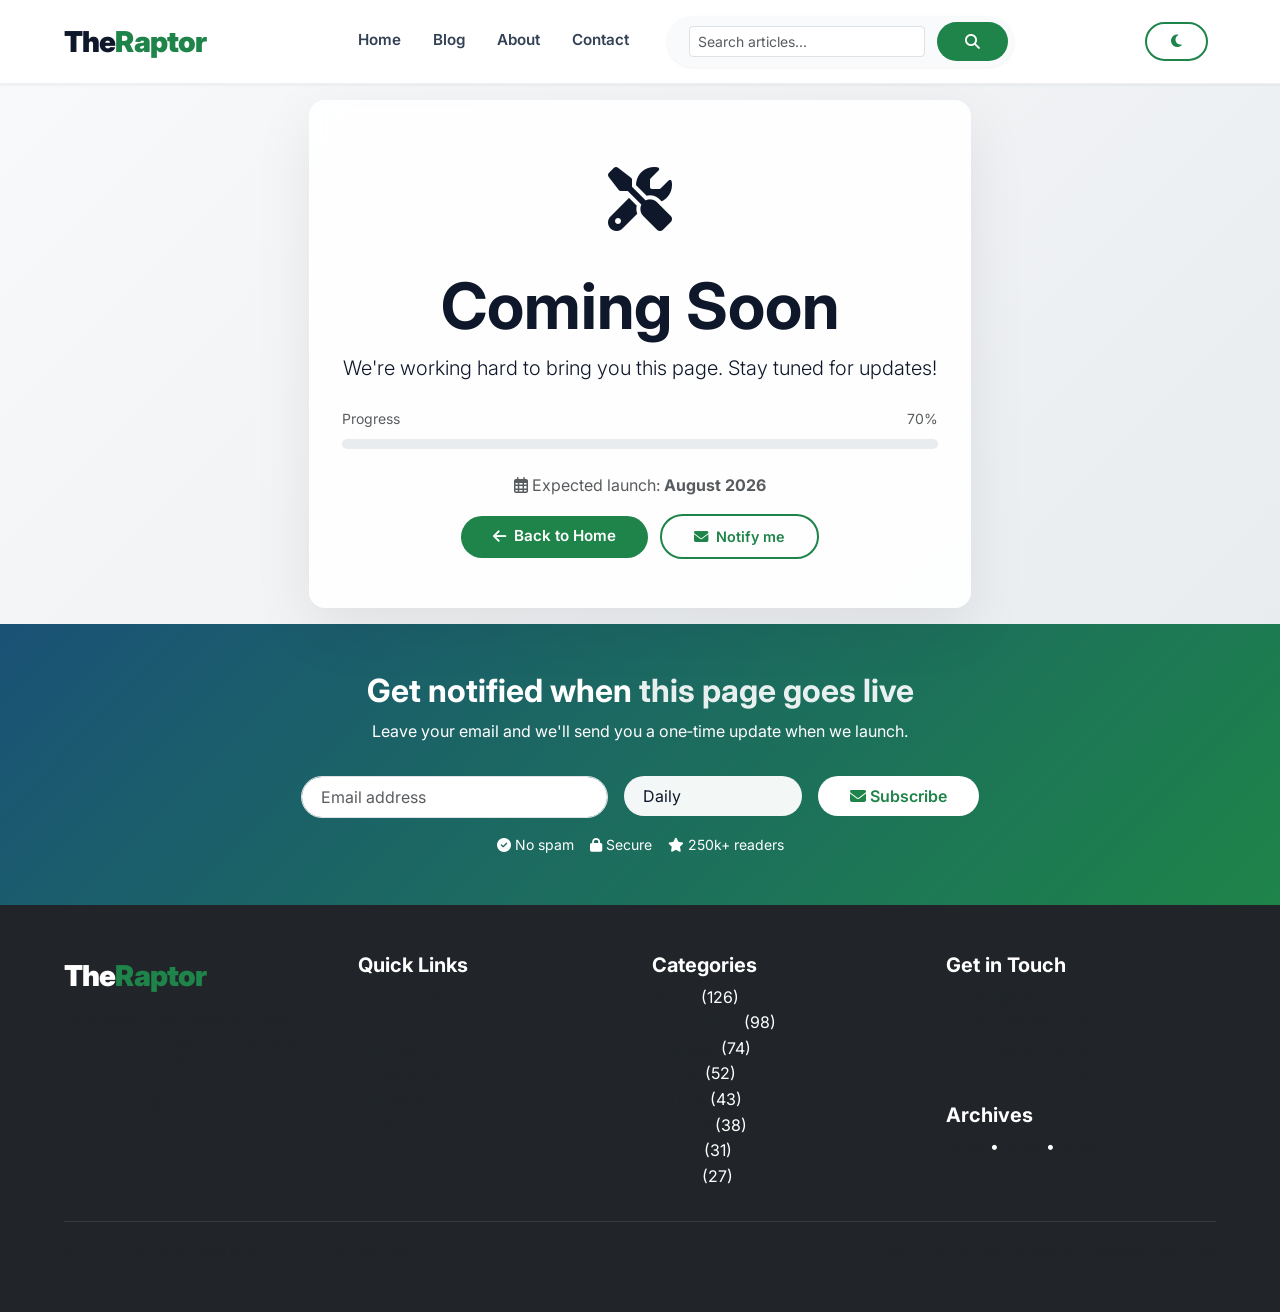
<file: coming-soon.html>
<!DOCTYPE html>
<html lang="en">
<head>
    <meta charset="UTF-8" />
    <meta name="viewport" content="width=device-width, initial-scale=1.0" />
    <title>Coming Soon – The Raptor</title>
    <!-- Bootstrap & Fonts -->
    <link href="https://cdn.jsdelivr.net/npm/bootstrap@5.3.0-alpha1/dist/css/bootstrap.min.css" rel="stylesheet" />
    <link href="https://fonts.googleapis.com/css2?family=Inter:wght@300;400;500;600;700;800;900&display=swap" rel="stylesheet" />
    <link rel="stylesheet" href="https://cdnjs.cloudflare.com/ajax/libs/font-awesome/6.5.0/css/all.min.css" />
    <!-- Main site styles (for consistency) -->
    <link rel="stylesheet" href="css/style.css" />

    <!-- ===== INTERNAL STYLES (overrides for coming-soon specific) ===== -->
    <style>
        /* ---- Coming Soon specific ---- */
        .coming-soon-wrapper {
            min-height: 60vh;
            display: flex;
            align-items: center;
            justify-content: center;
            background: linear-gradient(135deg, #f8f9fa 0%, #e9ecef 100%);
        }
        body.dark-mode .coming-soon-wrapper {
            background: linear-gradient(135deg, #1a1a2e 0%, #2d2d44 100%);
        }
        .coming-soon-card {
            background: rgba(255,255,255,0.9);
            backdrop-filter: blur(8px);
            border-radius: var(--radius, 16px);
            padding: 3rem 2rem;
            box-shadow: 0 20px 60px rgba(0,0,0,0.08);
            border: 1px solid rgba(255,255,255,0.2);
            transition: background 0.3s;
        }
        body.dark-mode .coming-soon-card {
            background: rgba(45,45,68,0.9);
            border-color: rgba(255,255,255,0.05);
        }
        .progress-bar {
            background: linear-gradient(90deg, var(--primary), var(--green));
            border-radius: 20px;
            height: 8px;
            width: 70%;
        }
        .coming-soon-icon {
            font-size: 4rem;
            color: var(--primary);
            margin-bottom: 1rem;
        }
        body.dark-mode .coming-soon-icon {
            color: var(--primary-light);
        }
        .coming-soon-btn {
            border-radius: 30px;
            padding: 0.6rem 2rem;
        }
        /* Newsletter inside coming-soon */
        #newsletterSection {
            background: linear-gradient(135deg, #1a5276, #1e8449) !important;
            padding: 3rem 0 !important;
        }
        #newsletterSection input,
        #newsletterSection select {
            border-radius: 30px;
            padding: 0.5rem 1.2rem;
        }
        #newsletterSection .btn-light {
            border-radius: 30px;
            padding: 0.5rem 2rem;
            font-weight: 600;
        }
        /* Responsive tweaks */
        @media (max-width: 575.98px) {
            .coming-soon-card { padding: 2rem 1rem; }
            .coming-soon-icon { font-size: 3rem; }
        }
    </style>
</head>
<body>

    <!-- ===== HEADER (unified) ===== -->
    <header id="mainHeader" class="site-header">
        <div class="container">
            <div class="row align-items-center py-3">
                <div class="col-6 col-lg-3">
                    <a href="index.html" class="site-logo">The<span class="text-green">Raptor</span></a>
                </div>
                <div class="col-lg-7 d-none d-md-block">
                    <nav id="mainNav" class="main-nav" aria-label="Main navigation">
                        <a href="index.html" class="nav-link">Home</a>
                        <a href="blog.html" class="nav-link">Blog</a>
                        <a href="about.html" class="nav-link">About</a>
                        <a href="contact.html" class="nav-link">Contact</a>
                        <!-- Search input -->
                        <div class="search-nav-item">
                            <label for="navSearchInput" class="visually-hidden">Search articles</label>
                            <input type="text" id="navSearchInput" class="form-control form-control-sm" placeholder="Search articles..." aria-label="Search articles" />
                            <button id="navSearchBtn" class="btn btn-sm btn-primary" aria-label="Submit search"><i class="fas fa-search"></i></button>
                        </div>
                    </nav>
                </div>
                <div class="col-6 col-lg-2 text-end">
                    <button id="darkModeToggle" class="btn btn-outline-primary btn-sm me-2" aria-label="Toggle dark mode"><i class="fas fa-moon"></i></button>
                    <button id="mobileMenuToggle" class="btn btn-outline-secondary btn-sm d-md-none" aria-label="Toggle mobile navigation"><i class="fas fa-bars"></i></button>
                </div>
            </div>
            <!-- Mobile Nav -->
            <div id="mobileNav" class="d-md-none" style="display:none;">
                <nav class="mobile-nav py-3" aria-label="Mobile navigation">
                    <a href="index.html" class="nav-link">Home</a>
                    <a href="blog.html" class="nav-link">Blog</a>
                    <a href="about.html" class="nav-link">About</a>
                    <a href="contact.html" class="nav-link">Contact</a>
                    <div class="search-mobile mt-2">
                        <label for="mobileSearchInput" class="visually-hidden">Search articles</label>
                        <input type="text" id="mobileSearchInput" class="form-control form-control-sm" placeholder="Search articles..." aria-label="Search articles" />
                        <button id="mobileSearchBtn" class="btn btn-sm btn-primary mt-1" aria-label="Submit mobile search"><i class="fas fa-search"></i> Search</button>
                    </div>
                </nav>
            </div>
            <!-- Search Results Dropdown -->
            <div id="searchResultsContainer" class="search-results-dropdown" style="display:none;"></div>
        </div>
    </header>

    <!-- ===== MAIN CONTENT – COMING SOON ===== -->
    <section class="coming-soon-wrapper">
        <div class="container">
            <div class="row justify-content-center">
                <div class="col-lg-8 col-xl-7">
                    <div class="coming-soon-card text-center">
                        <div class="coming-soon-icon">
                            <i class="fas fa-tools"></i>
                        </div>
                        <h1 class="display-3 fw-bold">Coming Soon</h1>
                        <p class="lead mb-4">We're working hard to bring you this page. Stay tuned for updates!</p>
                        <!-- Progress bar (visual indication) -->
                        <div class="d-flex justify-content-between small text-muted mb-2">
                            <span>Progress</span>
                            <span>70%</span>
                        </div>
                        <div class="progress mb-4" style="height: 10px;">
                            <div class="progress-bar" role="progressbar" style="width: 70%;" aria-valuenow="70" aria-valuemin="0" aria-valuemax="100"></div>
                        </div>
                        <!-- Estimated launch -->
                        <p class="text-muted mb-3"><i class="far fa-calendar-alt"></i> Expected launch: <strong>August 2026</strong></p>
                        <a href="index.html" class="btn btn-primary coming-soon-btn"><i class="fas fa-arrow-left"></i> Back to Home</a>
                        <a href="#newsletterSection" class="btn btn-outline-primary coming-soon-btn ms-2"><i class="fas fa-envelope"></i> Notify me</a>
                    </div>
                </div>
            </div>
        </div>
    </section>

    <!-- ===== NEWSLETTER SECTION (for lead capture) ===== -->
    <section id="newsletterSection" class="py-5 text-white">
        <div class="container">
            <div class="row justify-content-center">
                <div class="col-lg-8 text-center">
                    <h2 class="fw-bold">Get notified when <span style="opacity:0.9;">this page goes live</span></h2>
                    <p>Leave your email and we'll send you a one‑time update when we launch.</p>
                    <div id="newsletterFormContainer">
                        <form id="newsletterForm" class="row g-3 justify-content-center mt-3" novalidate>
                            <div class="col-md-5">
                                <label for="newsletterEmail" class="visually-hidden">Email address</label>
                                <input type="email" id="newsletterEmail" class="form-control" placeholder="Email address" required aria-required="true" name="newsletter_email" />
                                <div class="invalid-feedback">Please enter a valid email.</div>
                            </div>
                            <div class="col-md-3">
                                <label for="newsletterFrequency" class="visually-hidden">Frequency</label>
                                <select id="newsletterFrequency" class="form-select" name="newsletter_frequency">
                                    <option value="daily">Daily</option>
                                    <option value="weekly">Weekly</option>
                                    <option value="weekend">Weekend</option>
                                </select>
                            </div>
                            <div class="col-md-auto">
                                <button type="submit" class="btn btn-light" id="newsletterSubmitBtn">
                                    <span id="newsletterSubmitText"><i class="fas fa-envelope"></i> Subscribe</span>
                                    <span id="newsletterSubmitSpinner" class="spinner-border spinner-border-sm d-none" role="status" aria-hidden="true"></span>
                                </button>
                            </div>
                        </form>
                        <div id="newsletterSuccess" class="alert alert-success mt-3 d-none" role="alert">
                            <i class="fas fa-check-circle"></i> You're on the list! We'll notify you when we launch.
                        </div>
                    </div>
                    <div class="mt-3 d-flex flex-wrap justify-content-center gap-3 small">
                        <span><i class="fas fa-check-circle"></i> No spam</span>
                        <span><i class="fas fa-lock"></i> Secure</span>
                        <span><i class="fas fa-star"></i> 250k+ readers</span>
                    </div>
                </div>
            </div>
        </div>
    </section>

    <!-- ===== FOOTER (unified) ===== -->
    <footer id="mainFooter" class="py-5 bg-dark text-white">
        <div class="container">
            <div class="row g-4">
                <div class="col-md-6 col-lg-3">
                    <a href="index.html" class="site-logo text-white">The<span class="text-green">Raptor</span></a>
                    <p class="text-muted small mt-2">Independent, fact‑based journalism since 2012. Our team of 45 journalists operates across 20 countries.</p>
                    <div>
                        <a href="#" class="text-muted me-2" aria-label="Twitter"><i class="fab fa-twitter"></i></a>
                        <a href="#" class="text-muted me-2" aria-label="Facebook"><i class="fab fa-facebook"></i></a>
                        <a href="#" class="text-muted me-2" aria-label="YouTube"><i class="fab fa-youtube"></i></a>
                        <a href="#" class="text-muted me-2" aria-label="Instagram"><i class="fab fa-instagram"></i></a>
                        <a href="#" class="text-muted" aria-label="LinkedIn"><i class="fab fa-linkedin"></i></a>
                    </div>
                </div>
                <div class="col-md-6 col-lg-3">
                    <h5 class="fw-bold">Quick Links</h5>
                    <ul class="list-unstyled">
                        <li><a href="index.html" class="text-muted text-decoration-none">Homepage</a></li>
                        <li><a href="blog.html" class="text-muted text-decoration-none">All Articles</a></li>
                        <li><a href="about.html" class="text-muted text-decoration-none">Our Team</a></li>
                        <li><a href="contact.html" class="text-muted text-decoration-none">Contact Us</a></li>
                        <li><a href="coming-soon.html" class="text-muted text-decoration-none">Advertise</a></li>
                        <li><a href="coming-soon.html" class="text-muted text-decoration-none">Careers</a></li>
                    </ul>
                </div>
                <div class="col-md-6 col-lg-3">
                    <h5 class="fw-bold">Categories</h5>
                    <ul class="list-unstyled">
                        <li><a href="blog.html?category=world" class="text-muted text-decoration-none">World</a> (126)</li>
                        <li><a href="blog.html?category=technology" class="text-muted text-decoration-none">Technology</a> (98)</li>
                        <li><a href="blog.html?category=business" class="text-muted text-decoration-none">Business</a> (74)</li>
                        <li><a href="blog.html?category=sports" class="text-muted text-decoration-none">Sports</a> (52)</li>
                        <li><a href="blog.html?category=culture" class="text-muted text-decoration-none">Culture</a> (43)</li>
                        <li><a href="blog.html?category=science" class="text-muted text-decoration-none">Science</a> (38)</li>
                        <li><a href="blog.html?category=health" class="text-muted text-decoration-none">Health</a> (31)</li>
                        <li><a href="blog.html?category=travel" class="text-muted text-decoration-none">Travel</a> (27)</li>
                    </ul>
                </div>
                <div class="col-md-6 col-lg-3">
                    <h5 class="fw-bold">Get in Touch</h5>
                    <ul class="list-unstyled">
                        <li><i class="fas fa-envelope text-muted"></i> <a href="mailto:info@theraptor.com" class="text-muted text-decoration-none">info@theraptor.com</a></li>
                        <li><i class="fas fa-phone text-muted"></i> <span class="text-muted">+1 (555) 123-4567</span></li>
                        <li><i class="fas fa-map-pin text-muted"></i> <span class="text-muted">123 News Avenue, NY</span></li>
                        <li><i class="fas fa-clock text-muted"></i> <span class="text-muted">Mon–Fri: 8AM–10PM</span></li>
                    </ul>
                    <h5 class="fw-bold mt-3">Archives</h5>
                    <ul class="list-unstyled">
                        <li><a href="coming-soon.html" class="text-muted text-decoration-none">2026</a> • <a href="coming-soon.html" class="text-muted text-decoration-none">2025</a> • <a href="coming-soon.html" class="text-muted text-decoration-none">2024</a></li>
                    </ul>
                </div>
            </div>
            <hr class="border-secondary" />
            <div class="row">
                <div class="col-md-6 text-center text-md-start">
                    <p class="text-muted small mb-0">&copy; 2026 The Raptor Media Group. All rights reserved.</p>
                </div>
                <div class="col-md-6 text-center text-md-end">
                    <a href="coming-soon.html" class="text-muted small text-decoration-none me-2">Privacy</a>
                    <a href="coming-soon.html" class="text-muted small text-decoration-none me-2">Terms</a>
                    <a href="coming-soon.html" class="text-muted small text-decoration-none me-2">Cookie Settings</a>
                    <a href="coming-soon.html" class="text-muted small text-decoration-none me-2">Accessibility</a>
                    <a href="coming-soon.html" class="text-muted small text-decoration-none">RSS</a>
                </div>
            </div>
        </div>
    </footer>

    <!-- Bootstrap JS -->
    <script src="https://cdn.jsdelivr.net/npm/bootstrap@5.3.0-alpha1/dist/js/bootstrap.bundle.min.js"></script>

    <!-- ============================================================
         JAVASCRIPT – unified with main site (search, dark mode, mobile, newsletter)
         ============================================================ -->
    <script>
        // ============================================================
        //  SUPABASE CONFIG – optional, but we reuse the same pattern
        // ============================================================
        const SUPABASE_URL = "https://aslkopamkdnvofjqzgjz.supabase.co";
        const SUPABASE_ANON_KEY = "sb_publishable_yZ8KyiOxJT3GBR_6wX1Plw_Yt_5IQ6f";
        const supabaseClient = window.supabase ? window.supabase.createClient(SUPABASE_URL, SUPABASE_ANON_KEY) : null;
        if (supabaseClient) window.supabaseClient = supabaseClient;

        // ============================================================
        //  ARTICLE DATA (for search)
        // ============================================================
        let articlesData = [];

        function getFallbackArticles() {
            return [
                { title: "AI Breakthrough in Medical Imaging Detects Early-Stage Cancers", category: "Technology", content: "Researchers at Stanford have developed a new deep-learning model that analyses MRI and CT scans with 98.7% accuracy…", author: "Dr. Elena Moore", date: "May 17, 2026", tags: ["AI", "Healthcare"], image: "https://picsum.photos/seed/tech/600/300" },
                { title: "Global Markets Rally as Tech Giants Post Record Earnings", category: "Business", content: "The S&P 500 and NASDAQ surged over 3% after Apple, Microsoft, and Nvidia reported quarterly results…", author: "James Carter", date: "May 16, 2026", tags: ["Finance", "Stocks"], image: "https://picsum.photos/seed/business/600/300" },
                { title: "Champions League Final: Underdogs Stun Favourites in Extra Time", category: "Sports", content: "In one of the most dramatic finals in recent memory, Borussia Dortmund defeated Real Madrid 3–2…", author: "Maria Santos", date: "May 15, 2026", tags: ["Football", "UEFA"], image: "https://picsum.photos/seed/sports/600/300" },
                { title: "Street Art Festival Transforms Downtown with 50+ Murals", category: "Culture", content: "Over 150 international artists descended on the city for the annual Mural Fest…", author: "Liam O'Brien", date: "May 14, 2026", tags: ["Art", "Community"], image: "https://picsum.photos/seed/culture/600/300" },
                { title: "Scientists Successfully Grow Mini-Brains with Functional Neural Networks", category: "Science", content: "In a groundbreaking study published in Nature, a team from MIT has cultivated cerebral organoids…", author: "Dr. Aisha Khan", date: "May 13, 2026", tags: ["Neuroscience", "Research"], image: "https://picsum.photos/seed/science/600/300" }
            ];
        }

        async function loadArticlesForSearch() {
            // Try to fetch from Supabase if available
            if (supabaseClient) {
                try {
                    const { data, error } = await supabaseClient
                        .from('articles')
                        .select('title, category, content, author, date, tags')
                        .limit(20);
                    if (!error && data && data.length > 0) {
                        articlesData = data;
                        return;
                    }
                } catch (e) { /* fallback */ }
            }
            // Fallback to mock data
            articlesData = getFallbackArticles();
        }

        // ============================================================
        //  SEARCH
        // ============================================================
        function performSearch(query) {
            const container = document.getElementById('searchResultsContainer');
            if (!container) return;
            const q = query.trim().toLowerCase();
            if (q.length === 0) {
                container.style.display = 'none';
                return;
            }
            const results = articlesData.filter(article =>
                article.title.toLowerCase().includes(q) ||
                article.content.toLowerCase().includes(q) ||
                article.category.toLowerCase().includes(q) ||
                article.author.toLowerCase().includes(q) ||
                (article.tags && article.tags.some(tag => tag.toLowerCase().includes(q)))
            );
            if (results.length === 0) {
                container.innerHTML = '<div class="p-2 text-muted">No articles found.</div>';
                container.style.display = 'block';
                return;
            }
            let html = '';
            results.slice(0, 8).forEach(article => {
                html += `
                    <div class="result-item">
                        <div class="result-title"><a href="blog.html" class="text-decoration-none">${article.title}</a></div>
                        <div class="result-meta">${article.category} • ${article.author} • ${article.date}</div>
                    </div>
                `;
            });
            container.innerHTML = html;
            container.style.display = 'block';
        }

        // ============================================================
        //  DARK MODE
        // ============================================================
        function initDarkMode() {
            const toggle = document.getElementById('darkModeToggle');
            if (!toggle) return;
            if (localStorage.getItem('darkMode') === 'true') {
                document.body.classList.add('dark-mode');
                toggle.querySelector('i').className = 'fas fa-sun';
            }
            toggle.addEventListener('click', function() {
                document.body.classList.toggle('dark-mode');
                const icon = this.querySelector('i');
                const isDark = document.body.classList.contains('dark-mode');
                icon.className = isDark ? 'fas fa-sun' : 'fas fa-moon';
                localStorage.setItem('darkMode', isDark);
            });
        }

        // ============================================================
        //  MOBILE MENU
        // ============================================================
        function initMobileMenu() {
            const toggle = document.getElementById('mobileMenuToggle');
            const nav = document.getElementById('mobileNav');
            if (!toggle || !nav) return;
            toggle.addEventListener('click', function() {
                const isOpen = nav.style.display === 'block';
                nav.style.display = isOpen ? 'none' : 'block';
                this.setAttribute('aria-expanded', !isOpen);
            });
            window.addEventListener('resize', function() {
                if (window.innerWidth >= 768) {
                    nav.style.display = 'none';
                    toggle.setAttribute('aria-expanded', 'false');
                }
            });
        }

        // ============================================================
        //  SEARCH EVENTS
        // ============================================================
        function initSearchEvents() {
            const navInput = document.getElementById('navSearchInput');
            const navBtn = document.getElementById('navSearchBtn');
            const mobileInput = document.getElementById('mobileSearchInput');
            const mobileBtn = document.getElementById('mobileSearchBtn');
            const container = document.getElementById('searchResultsContainer');

            function handleSearch(input) {
                performSearch(input.value);
            }

            if (navInput) {
                navInput.addEventListener('input', function() { handleSearch(this); });
                navInput.addEventListener('blur', function() { setTimeout(() => { container.style.display = 'none'; }, 300); });
                navInput.addEventListener('focus', function() { if (this.value.length > 0) handleSearch(this); });
                if (navBtn) navBtn.addEventListener('click', function(e) { e.preventDefault(); handleSearch(navInput); });
            }
            if (mobileInput) {
                mobileInput.addEventListener('input', function() { handleSearch(this); });
                if (mobileBtn) mobileBtn.addEventListener('click', function(e) { e.preventDefault(); handleSearch(mobileInput); });
            }
            // Close on outside click
            document.addEventListener('click', function(e) {
                if (!e.target.closest('#searchResultsContainer') && !e.target.closest('.search-nav-item') && !e.target.closest('.search-mobile')) {
                    container.style.display = 'none';
                }
            });
        }

        // ============================================================
        //  NEWSLETTER FORM HANDLING
        // ============================================================
        async function subscribeNewsletter(email, frequency) {
            if (supabaseClient) {
                try {
                    const { error } = await supabaseClient
                        .from('newsletter_subscribers')
                        .insert([{ email, frequency }]);
                    if (!error) return { success: true };
                    if (error.code === '23505') return { success: false, message: 'You are already subscribed!' };
                    return { success: false, error: error.message };
                } catch (e) {
                    return { success: false, error: e.message };
                }
            }
            // Fallback: store in localStorage (simulate)
            let subs = JSON.parse(localStorage.getItem('newsletter_subs') || '[]');
            if (subs.find(s => s.email === email)) {
                return { success: false, message: 'You are already subscribed!' };
            }
            subs.push({ email, frequency, created_at: new Date().toISOString() });
            localStorage.setItem('newsletter_subs', JSON.stringify(subs));
            return { success: true };
        }

        function initNewsletter() {
            const form = document.getElementById('newsletterForm');
            if (!form) return;
            form.addEventListener('submit', async function(e) {
                e.preventDefault();
                const emailInput = document.getElementById('newsletterEmail');
                const selectInput = document.getElementById('newsletterFrequency');
                const email = emailInput.value.trim();
                const frequency = selectInput ? selectInput.value : 'daily';

                if (!email) {
                    showToast('Please enter your email address.', 'error');
                    emailInput.focus();
                    return;
                }
                const emailRegex = /^[^\s@]+@[^\s@]+\.[^\s@]+$/;
                if (!emailRegex.test(email)) {
                    showToast('Please enter a valid email address.', 'error');
                    emailInput.focus();
                    return;
                }

                const submitBtn = document.getElementById('newsletterSubmitBtn');
                const text = document.getElementById('newsletterSubmitText');
                const spinner = document.getElementById('newsletterSubmitSpinner');
                text.classList.add('d-none');
                spinner.classList.remove('d-none');
                submitBtn.disabled = true;

                const result = await subscribeNewsletter(email, frequency);

                text.classList.remove('d-none');
                spinner.classList.add('d-none');
                submitBtn.disabled = false;

                if (result.success) {
                    document.getElementById('newsletterSuccess').classList.remove('d-none');
                    form.reset();
                    showToast('You\'re on the list! We\'ll notify you when we launch.', 'success');
                } else {
                    showToast(result.message || 'Something went wrong. Please try again.', 'error');
                }
            });
        }

        // ============================================================
        //  TOAST (simple)
        // ============================================================
        function showToast(message, type = 'success') {
            const toast = document.getElementById('toastMessage');
            if (!toast) {
                // Create a temporary toast
                const div = document.createElement('div');
                div.style.cssText = 'position:fixed;bottom:20px;right:20px;z-index:9999;background:#fff;border-radius:12px;padding:12px 20px;box-shadow:0 8px 24px rgba(0,0,0,0.15);border-left:4px solid ' + (type === 'error' ? '#dc3545' : '#1e8449') + ';max-width:350px;';
                div.textContent = message;
                document.body.appendChild(div);
                setTimeout(() => div.remove(), 4000);
                return;
            }
            toast.textContent = message;
            toast.className = 'toast';
            if (type === 'error') toast.classList.add('error');
            toast.style.display = 'block';
            clearTimeout(toast._timer);
            toast._timer = setTimeout(() => { toast.style.display = 'none'; }, 4000);
        }

        // ============================================================
        //  INIT
        // ============================================================
        document.addEventListener('DOMContentLoaded', async function() {
            await loadArticlesForSearch();
            initDarkMode();
            initMobileMenu();
            initSearchEvents();
            initNewsletter();

            // Update year in footer
            const yearSpan = document.querySelector('.current-year');
            if (yearSpan) yearSpan.textContent = new Date().getFullYear();

            console.log('✅ Coming Soon page initialized.');
        });
    </script>

    <!-- Hidden toast element (for notifications) -->
    <div id="toastMessage" class="toast-container" style="display:none;"></div>

</body>
</html>
</file>
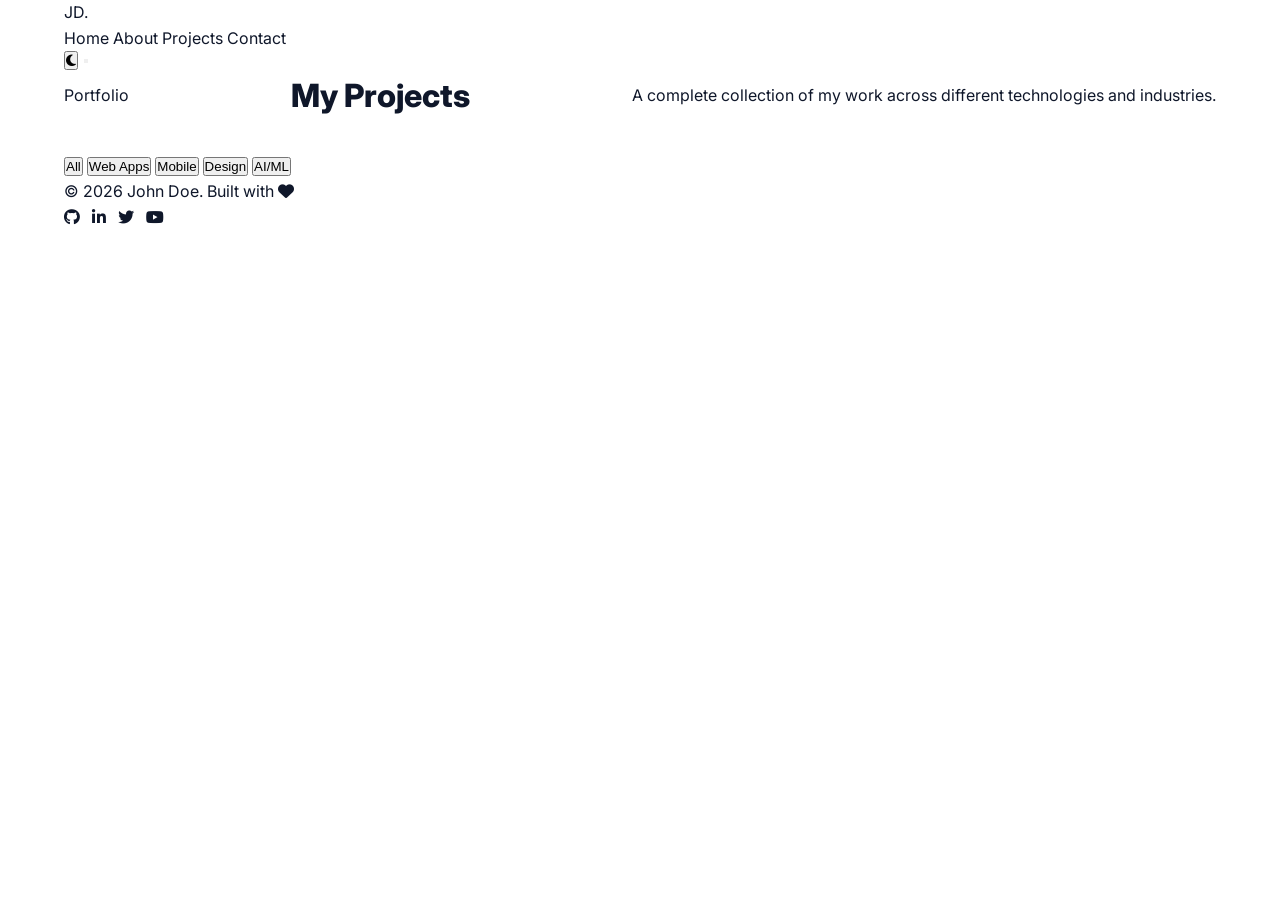
<file: project.html>
<!DOCTYPE html>
<html lang="en" data-theme="dark">
<head>
    <meta charset="UTF-8" />
    <meta name="viewport" content="width=device-width, initial-scale=1.0" />
    <title>John Doe | Projects</title>
    <link href="https://fonts.googleapis.com/css2?family=Inter:wght@300;400;500;600;700;800;900&display=swap" rel="stylesheet" />
    <link rel="stylesheet" href="https://cdnjs.cloudflare.com/ajax/libs/font-awesome/6.5.0/css/all.min.css" />
    <link rel="stylesheet" href="css/style.css" />
</head>
<body>

    <!-- HEADER -->
    <header class="header">
        <div class="container">
            <a href="index.html" class="logo">JD<span>.</span></a>
            <nav class="nav-links" id="navLinks">
                <a href="index.html">Home</a>
                <a href="about.html">About</a>
                <a href="projects.html" class="active">Projects</a>
                <a href="contact.html">Contact</a>
            </nav>
            <div style="display:flex;align-items:center;gap:6px;">
                <button class="theme-toggle" id="themeToggle"><i class="fas fa-moon"></i></button>
                <button class="hamburger" id="hamburger"><span></span><span></span><span></span></button>
            </div>
        </div>
    </header>

    <!-- PROJECTS PAGE -->
    <section style="padding:calc(var(--header-height) + 40px) 0 60px;">
        <div class="container">
            <div class="section-header center">
                <div class="section-label">Portfolio</div>
                <h2 class="section-title">My <span class="highlight">Projects</span></h2>
                <p class="section-desc">A complete collection of my work across different technologies and industries.</p>
            </div>

            <!-- Filters -->
            <div class="project-filters" id="projectFilters">
                <button class="filter-btn active" data-filter="all">All</button>
                <button class="filter-btn" data-filter="web">Web Apps</button>
                <button class="filter-btn" data-filter="mobile">Mobile</button>
                <button class="filter-btn" data-filter="design">Design</button>
                <button class="filter-btn" data-filter="ai">AI/ML</button>
            </div>

            <div class="projects-grid" id="projectsGrid">
                <!-- Injected via JS -->
            </div>
        </div>
    </section>

    <!-- FOOTER -->
    <footer class="footer">
        <div class="container">
            <div class="copy">&copy; 2026 John Doe. Built with <i class="fas fa-heart" style="color:var(--accent);"></i></div>
            <div class="social-links">
                <a href="#"><i class="fab fa-github"></i></a>
                <a href="#"><i class="fab fa-linkedin-in"></i></a>
                <a href="#"><i class="fab fa-twitter"></i></a>
                <a href="#"><i class="fab fa-youtube"></i></a>
            </div>
        </div>
    </footer>

    <script src="js/script.js"></script>
</body>
</html>
</file>
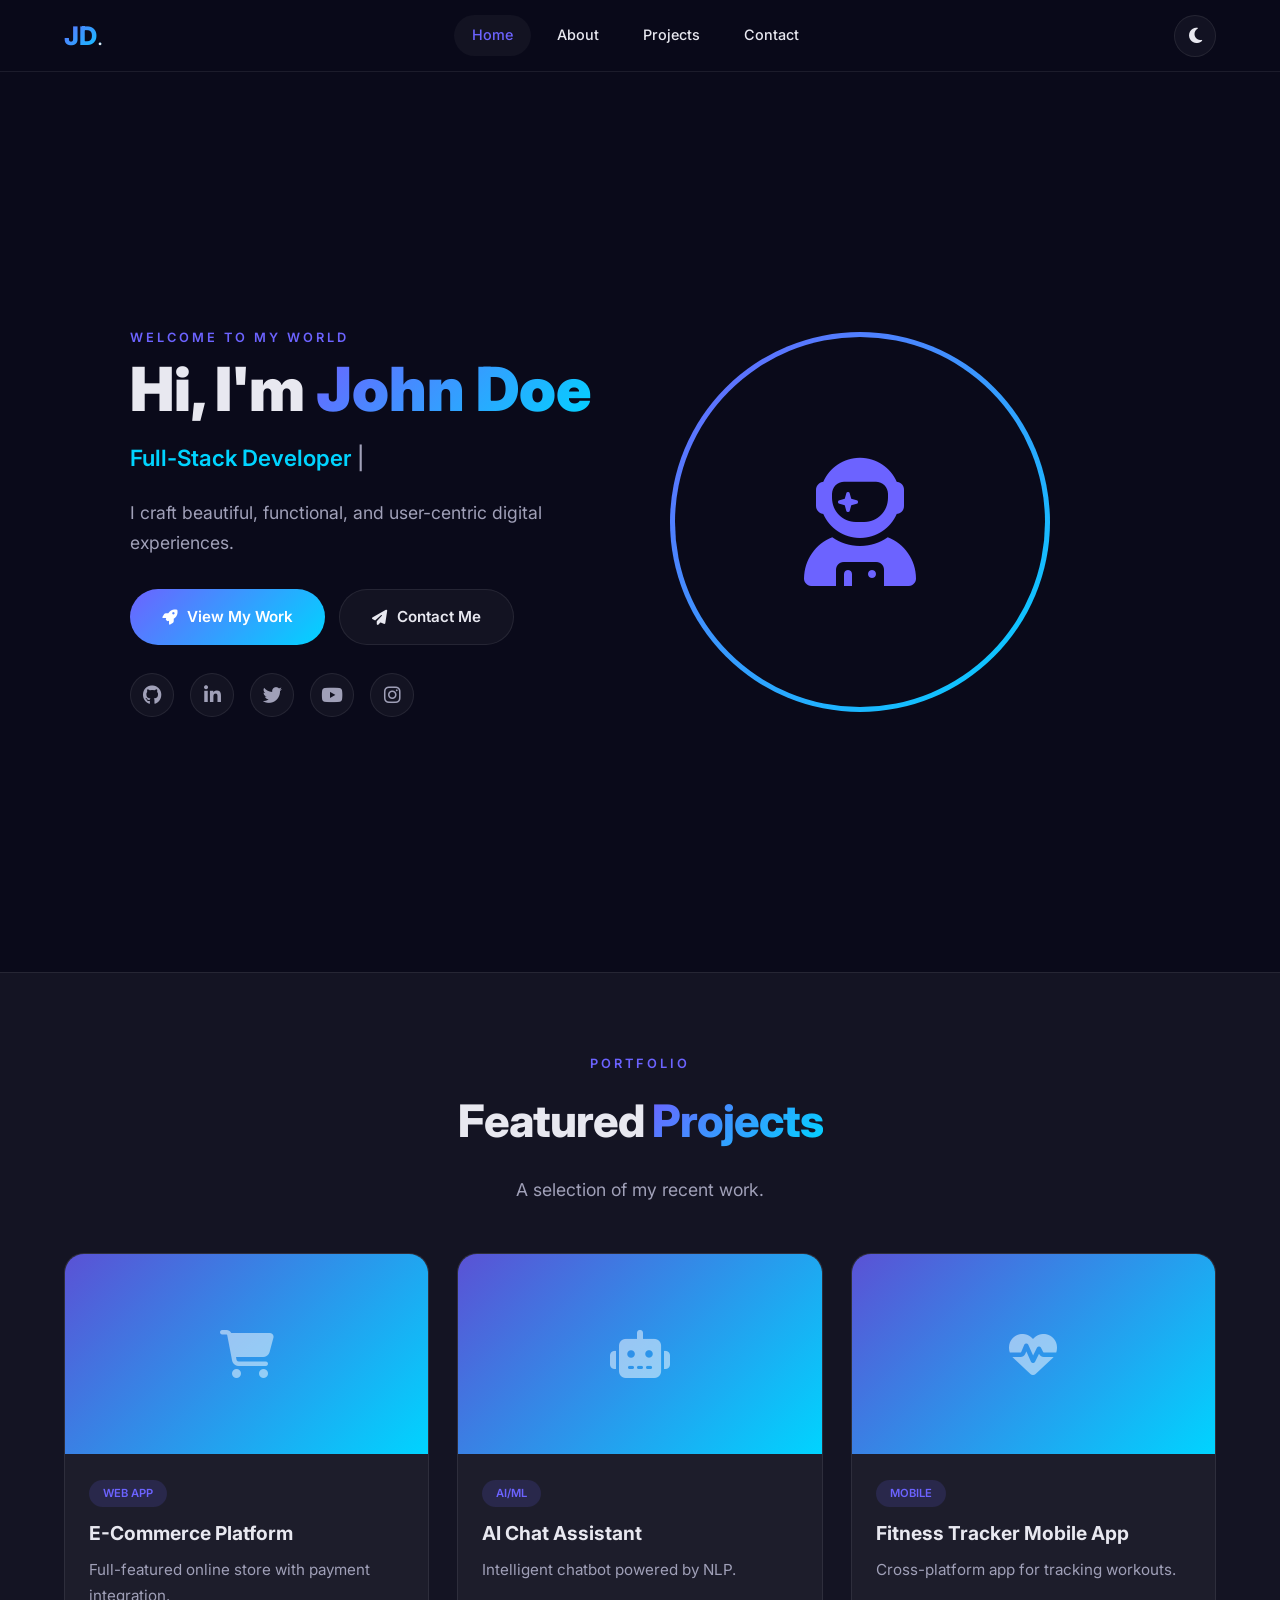
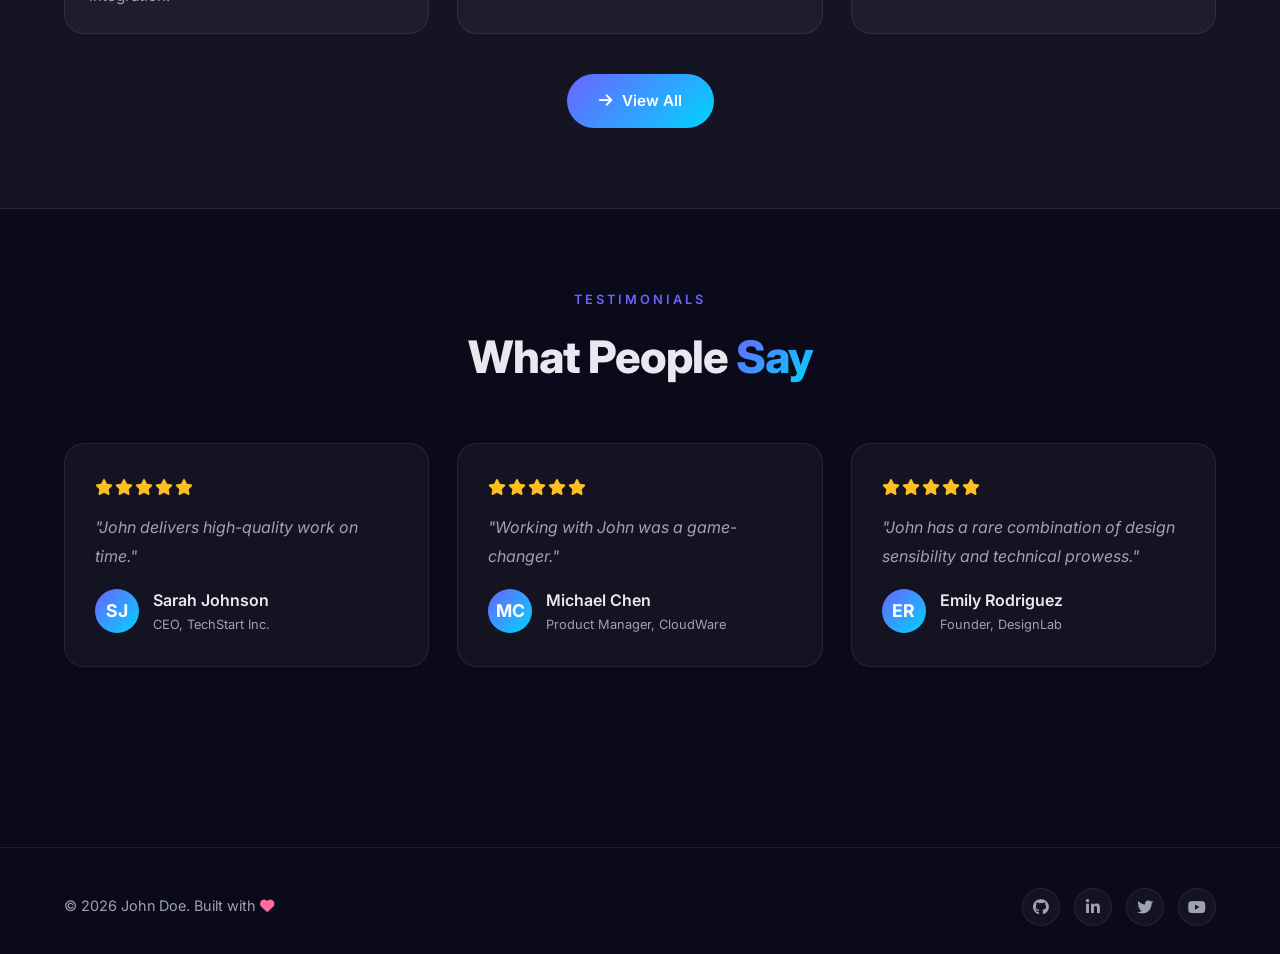
<file: test.html>
<!DOCTYPE html>
<html lang="en" data-theme="dark">
<head>
    <meta charset="UTF-8" />
    <meta name="viewport" content="width=device-width, initial-scale=1.0" />
    <title>John Doe | Portfolio</title>
    <link href="https://fonts.googleapis.com/css2?family=Inter:wght@300;400;500;600;700;800;900&display=swap" rel="stylesheet" />
    <link rel="stylesheet" href="https://cdnjs.cloudflare.com/ajax/libs/font-awesome/6.5.0/css/all.min.css" />
    <style>
        /* ===== FULL CSS (same as before) ===== */
        :root {
            --primary: #6C63FF;
            --primary-dark: #5a52d5;
            --secondary: #00D4FF;
            --accent: #FF6B9D;
            --bg: #0a0a1a;
            --bg-card: rgba(255, 255, 255, 0.04);
            --bg-card-hover: rgba(255, 255, 255, 0.08);
            --text: #e8e8f0;
            --text-muted: #a0a0b8;
            --border: rgba(255, 255, 255, 0.08);
            --radius: 20px;
            --radius-sm: 12px;
            --transition: 0.4s cubic-bezier(0.25, 0.46, 0.45, 0.94);
            --font: 'Inter', sans-serif;
            --max-width: 1200px;
            --header-height: 72px;
        }
        [data-theme="light"] {
            --bg: #f5f5fa;
            --bg-card: rgba(0, 0, 0, 0.04);
            --bg-card-hover: rgba(0, 0, 0, 0.08);
            --text: #1a1a2e;
            --text-muted: #555570;
            --border: rgba(0, 0, 0, 0.08);
        }
        * { margin:0; padding:0; box-sizing:border-box; }
        html { scroll-behavior:smooth; scroll-padding-top:var(--header-height); }
        body { font-family:var(--font); background:var(--bg); color:var(--text); line-height:1.7; transition:background var(--transition), color var(--transition); }
        a { text-decoration:none; color:inherit; }
        .container { max-width:var(--max-width); margin:0 auto; padding:0 24px; }

        /* HEADER */
        .header { position:fixed; top:0; left:0; right:0; height:var(--header-height); z-index:1000; background:rgba(10,10,26,0.75); backdrop-filter:blur(16px); border-bottom:1px solid var(--border); display:flex; align-items:center; }
        [data-theme="light"] .header { background:rgba(245,245,250,0.80); }
        .header .container { display:flex; align-items:center; justify-content:space-between; width:100%; }
        .logo { font-size:1.6rem; font-weight:800; background:linear-gradient(135deg, var(--primary), var(--secondary)); -webkit-background-clip:text; -webkit-text-fill-color:transparent; background-clip:text; }
        .logo span { font-weight:300; -webkit-text-fill-color:var(--text); }
        .nav-links { display:flex; align-items:center; gap:8px; }
        .nav-links a { padding:8px 18px; border-radius:50px; font-size:0.9rem; font-weight:500; transition:all var(--transition); cursor:pointer; }
        .nav-links a:hover, .nav-links a.active { background:var(--bg-card); color:var(--primary); }
        .theme-toggle { background:var(--bg-card); border:1px solid var(--border); border-radius:50px; width:42px; height:42px; display:flex; align-items:center; justify-content:center; cursor:pointer; font-size:1.1rem; color:var(--text); transition:all var(--transition); margin-left:6px; }
        .theme-toggle:hover { background:var(--bg-card-hover); transform:rotate(20deg); }
        .hamburger { display:none; flex-direction:column; gap:5px; cursor:pointer; background:none; border:none; padding:6px; }
        .hamburger span { display:block; width:26px; height:2.5px; background:var(--text); border-radius:4px; transition:all var(--transition); }
        .hamburger.active span:nth-child(1) { transform:rotate(45deg) translate(5px,5px); }
        .hamburger.active span:nth-child(2) { opacity:0; }
        .hamburger.active span:nth-child(3) { transform:rotate(-45deg) translate(5px,-5px); }

        /* PAGE SECTIONS */
        .page-section { display:none; padding-top:var(--header-height); }
        .page-section.active { display:block; }

        /* HERO (on home) */
        .hero { min-height:100vh; display:flex; align-items:center; padding:calc(var(--header-height)+40px) 0 60px; }
        .hero .container { display:grid; grid-template-columns:1fr 1fr; gap:60px; align-items:center; }
        .hero-content h1 { font-size:3.8rem; font-weight:900; line-height:1.1; margin-bottom:16px; }
        .hero-content h1 .highlight { background:linear-gradient(135deg, var(--primary), var(--secondary)); -webkit-background-clip:text; -webkit-text-fill-color:transparent; background-clip:text; }
        .hero-content .typing-wrapper { font-size:1.4rem; font-weight:500; color:var(--text-muted); margin-bottom:20px; min-height:2.4rem; }
        .hero-content .typing-wrapper .typed-text { color:var(--secondary); font-weight:600; }
        .hero-content p { font-size:1.1rem; color:var(--text-muted); max-width:480px; margin-bottom:32px; }
        .hero-buttons { display:flex; gap:14px; flex-wrap:wrap; }
        .hero-image .avatar-wrapper { width:380px; height:380px; border-radius:50%; background:linear-gradient(135deg, var(--primary), var(--secondary)); padding:5px; animation:float 6s ease-in-out infinite; }
        .hero-image .avatar-wrapper .avatar { width:100%; height:100%; border-radius:50%; background:var(--bg); display:flex; align-items:center; justify-content:center; font-size:8rem; color:var(--primary); }
        @keyframes float { 0%,100% { transform:translateY(0); } 50% { transform:translateY(-18px); } }
        .hero-social { display:flex; gap:16px; margin-top:28px; }
        .hero-social a { width:44px; height:44px; border-radius:50%; background:var(--bg-card); border:1px solid var(--border); display:flex; align-items:center; justify-content:center; color:var(--text-muted); font-size:1.2rem; transition:all var(--transition); }
        .hero-social a:hover { background:var(--primary); color:#fff; transform:translateY(-4px); }

        /* BUTTONS */
        .btn { display:inline-flex; align-items:center; gap:10px; padding:14px 32px; border-radius:50px; font-weight:600; font-size:0.95rem; border:none; cursor:pointer; transition:all var(--transition); background:var(--bg-card); color:var(--text); border:1px solid var(--border); }
        .btn-primary { background:linear-gradient(135deg, var(--primary), var(--secondary)); color:#fff !important; border:none; }
        .btn-primary:hover { transform:translateY(-3px); box-shadow:0 12px 40px rgba(108,99,255,0.35); }
        .btn-outline:hover { background:var(--bg-card-hover); transform:translateY(-3px); }

        /* SECTION COMMON */
        section { padding:80px 0; }
        .section-label { font-size:0.8rem; text-transform:uppercase; letter-spacing:3px; color:var(--primary); font-weight:600; margin-bottom:8px; }
        .section-title { font-size:2.8rem; font-weight:800; letter-spacing:-1px; margin-bottom:16px; }
        .section-title .highlight { background:linear-gradient(135deg, var(--primary), var(--secondary)); -webkit-background-clip:text; -webkit-text-fill-color:transparent; background-clip:text; }
        .section-desc { color:var(--text-muted); font-size:1.1rem; max-width:540px; }
        .section-header { margin-bottom:48px; }
        .section-header.center { text-align:center; }
        .section-header.center .section-desc { margin:0 auto; }

        /* ABOUT */
        .about-grid { display:grid; grid-template-columns:1fr 1fr; gap:60px; align-items:center; }
        .about-text p { color:var(--text-muted); margin-bottom:18px; }
        .about-stats { display:grid; grid-template-columns:repeat(3,1fr); gap:20px; margin-top:30px; }
        .stat-item { background:var(--bg-card); border:1px solid var(--border); border-radius:var(--radius-sm); padding:20px; text-align:center; transition:all var(--transition); }
        .stat-item:hover { transform:translateY(-4px); background:var(--bg-card-hover); }
        .stat-item .number { font-size:2rem; font-weight:800; background:linear-gradient(135deg, var(--primary), var(--secondary)); -webkit-background-clip:text; -webkit-text-fill-color:transparent; background-clip:text; }
        .stat-item .label { font-size:0.85rem; color:var(--text-muted); margin-top:4px; }
        .about-image .img-placeholder { width:100%; max-width:420px; aspect-ratio:1/1; border-radius:var(--radius); background:linear-gradient(135deg, var(--primary), var(--secondary)); display:flex; align-items:center; justify-content:center; font-size:6rem; color:#fff; }

        /* SKILLS */
        .skills-grid { display:grid; grid-template-columns:repeat(auto-fit,minmax(140px,1fr)); gap:20px; }
        .skill-item { background:var(--bg-card); border:1px solid var(--border); border-radius:var(--radius-sm); padding:24px 16px; text-align:center; transition:all var(--transition); }
        .skill-item:hover { transform:translateY(-6px); background:var(--bg-card-hover); border-color:var(--primary); }
        .skill-item .icon { font-size:2.6rem; margin-bottom:10px; display:block; }
        .skill-item .name { font-weight:600; font-size:0.95rem; }
        .skill-item .level { display:block; width:100%; height:4px; background:var(--border); border-radius:4px; margin-top:12px; overflow:hidden; }
        .skill-item .level .bar { height:100%; border-radius:4px; background:linear-gradient(90deg, var(--primary), var(--secondary)); width:0%; transition:width 1.2s ease; }

        /* PROJECTS */
        .project-filters { display:flex; gap:10px; flex-wrap:wrap; margin-bottom:32px; justify-content:center; }
        .project-filters .filter-btn { padding:8px 22px; border-radius:50px; background:var(--bg-card); border:1px solid var(--border); color:var(--text-muted); font-weight:500; font-size:0.85rem; cursor:pointer; transition:all var(--transition); }
        .project-filters .filter-btn:hover, .project-filters .filter-btn.active { background:var(--primary); color:#fff; border-color:var(--primary); }
        .projects-grid { display:grid; grid-template-columns:repeat(auto-fill,minmax(320px,1fr)); gap:28px; }
        .project-card { background:var(--bg-card); border:1px solid var(--border); border-radius:var(--radius); overflow:hidden; transition:all var(--transition); }
        .project-card:hover { transform:translateY(-8px); border-color:var(--primary); box-shadow:0 20px 50px rgba(0,0,0,0.3); }
        .project-card .thumb { height:200px; background:linear-gradient(135deg, var(--primary-dark), var(--secondary)); display:flex; align-items:center; justify-content:center; font-size:3rem; color:rgba(255,255,255,0.5); }
        .project-card .body { padding:24px; }
        .project-card .body .tag { display:inline-block; padding:4px 14px; border-radius:50px; background:rgba(108,99,255,0.15); color:var(--primary); font-size:0.7rem; font-weight:600; text-transform:uppercase; margin-bottom:10px; }
        .project-card .body h3 { font-size:1.2rem; font-weight:700; margin-bottom:8px; }
        .project-card .body p { color:var(--text-muted); font-size:0.95rem; }

        /* TESTIMONIALS */
        .testimonials-grid { display:grid; grid-template-columns:repeat(auto-fill,minmax(280px,1fr)); gap:28px; }
        .testimonial-card { background:var(--bg-card); border:1px solid var(--border); border-radius:var(--radius); padding:30px; transition:all var(--transition); }
        .testimonial-card:hover { transform:translateY(-6px); border-color:var(--primary); }
        .testimonial-card .stars { color:#fbbf24; font-size:1rem; margin-bottom:12px; letter-spacing:2px; }
        .testimonial-card blockquote { font-size:1rem; color:var(--text-muted); font-style:italic; margin-bottom:16px; line-height:1.8; }
        .testimonial-card .author { display:flex; align-items:center; gap:14px; }
        .testimonial-card .author .avatar-sm { width:44px; height:44px; border-radius:50%; background:linear-gradient(135deg, var(--primary), var(--secondary)); display:flex; align-items:center; justify-content:center; font-weight:700; color:#fff; font-size:1.1rem; }
        .testimonial-card .author .info .name { font-weight:600; }
        .testimonial-card .author .info .role { font-size:0.8rem; color:var(--text-muted); }

        /* CONTACT */
        .contact-wrapper { display:grid; grid-template-columns:1fr 1.2fr; gap:50px; align-items:start; }
        .contact-info h3 { font-size:1.6rem; font-weight:700; margin-bottom:12px; }
        .contact-info p { color:var(--text-muted); margin-bottom:28px; }
        .contact-info .contact-item { display:flex; align-items:center; gap:16px; margin-bottom:18px; }
        .contact-info .contact-item .icon { width:44px; height:44px; border-radius:50%; background:var(--bg-card); border:1px solid var(--border); display:flex; align-items:center; justify-content:center; color:var(--primary); font-size:1.1rem; flex-shrink:0; }
        .contact-info .contact-item .text .label { font-size:0.75rem; text-transform:uppercase; letter-spacing:1px; color:var(--text-muted); }
        .contact-info .contact-item .text .value { font-weight:500; }
        .contact-form { background:var(--bg-card); border:1px solid var(--border); border-radius:var(--radius); padding:36px; }
        .contact-form .form-group { margin-bottom:20px; }
        .contact-form label { display:block; font-weight:500; font-size:0.9rem; margin-bottom:6px; }
        .contact-form input, .contact-form textarea { width:100%; padding:14px 18px; border-radius:var(--radius-sm); border:1px solid var(--border); background:var(--bg); color:var(--text); font-size:0.95rem; font-family:inherit; outline:none; }
        .contact-form input:focus, .contact-form textarea:focus { border-color:var(--primary); box-shadow:0 0 0 4px rgba(108,99,255,0.12); }
        .contact-form textarea { resize:vertical; min-height:130px; }
        .contact-form .btn { width:100%; justify-content:center; }
        .form-feedback { margin-top:14px; padding:12px 18px; border-radius:var(--radius-sm); font-weight:500; display:none; }
        .form-feedback.success { display:block; background:rgba(34,197,94,0.15); color:#22c55e; border:1px solid rgba(34,197,94,0.2); }
        .form-feedback.error { display:block; background:rgba(239,68,68,0.15); color:#ef4444; border:1px solid rgba(239,68,68,0.2); }

        /* FOOTER */
        .footer { border-top:1px solid var(--border); padding:40px 0 28px; margin-top:20px; }
        .footer .container { display:flex; justify-content:space-between; align-items:center; flex-wrap:wrap; gap:20px; }
        .footer .copy { color:var(--text-muted); font-size:0.9rem; }
        .footer .social-links { display:flex; gap:14px; }
        .footer .social-links a { width:38px; height:38px; border-radius:50%; background:var(--bg-card); border:1px solid var(--border); display:flex; align-items:center; justify-content:center; color:var(--text-muted); transition:all var(--transition); }
        .footer .social-links a:hover { background:var(--primary); color:#fff; transform:translateY(-3px); }

        /* RESPONSIVE */
        @media (max-width:1024px) {
            .hero .container { grid-template-columns:1fr; text-align:center; }
            .hero-content p { margin:0 auto 32px; }
            .hero-buttons, .hero-social { justify-content:center; }
            .hero-image .avatar-wrapper { width:260px; height:260px; }
            .about-grid { grid-template-columns:1fr; text-align:center; }
            .about-stats { justify-items:center; }
            .contact-wrapper { grid-template-columns:1fr; }
            .section-title { font-size:2.2rem; }
            .hero-content h1 { font-size:2.8rem; }
        }
        @media (max-width:768px) {
            .nav-links { position:fixed; top:var(--header-height); left:0; right:0; background:var(--bg); border-bottom:1px solid var(--border); flex-direction:column; padding:20px 24px; gap:6px; transform:translateY(-120%); transition:transform var(--transition); backdrop-filter:blur(16px); background:rgba(10,10,26,0.92); }
            [data-theme="light"] .nav-links { background:rgba(245,245,250,0.92); }
            .nav-links.open { transform:translateY(0); }
            .nav-links a { width:100%; text-align:center; padding:12px; }
            .hamburger { display:flex; }
            .hero-content h1 { font-size:2.2rem; }
            .hero-image .avatar-wrapper { width:200px; height:200px; }
            .hero-image .avatar-wrapper .avatar { font-size:5rem; }
            .section-title { font-size:1.8rem; }
            .projects-grid { grid-template-columns:1fr; }
            .testimonials-grid { grid-template-columns:1fr; }
            .about-stats { grid-template-columns:1fr 1fr; }
            .skills-grid { grid-template-columns:repeat(2,1fr); }
            .footer .container { flex-direction:column; text-align:center; }
        }
        @media (max-width:480px) {
            .skills-grid { grid-template-columns:1fr 1fr; gap:12px; }
            .hero-content h1 { font-size:1.8rem; }
            .hero-content .typing-wrapper { font-size:1.1rem; }
            .btn { padding:12px 24px; font-size:0.85rem; }
            .container { padding:0 16px; }
            .contact-form { padding:20px; }
        }
    </style>
</head>
<body>

    <!-- HEADER -->
    <header class="header">
        <div class="container">
            <a href="#" class="logo" id="homeLink">JD<span>.</span></a>
            <nav class="nav-links" id="navLinks">
                <a class="nav-link active" data-page="home">Home</a>
                <a class="nav-link" data-page="about">About</a>
                <a class="nav-link" data-page="projects">Projects</a>
                <a class="nav-link" data-page="contact">Contact</a>
            </nav>
            <div style="display:flex;align-items:center;gap:6px;">
                <button class="theme-toggle" id="themeToggle"><i class="fas fa-moon"></i></button>
                <button class="hamburger" id="hamburger"><span></span><span></span><span></span></button>
            </div>
        </div>
    </header>

    <!-- ===== PAGE: HOME ===== -->
    <section class="page-section active" id="page-home">
        <div class="hero">
            <div class="container">
                <div class="hero-content">
                    <div class="section-label">Welcome to my world</div>
                    <h1>Hi, I'm <span class="highlight">John Doe</span></h1>
                    <div class="typing-wrapper">
                        <span class="typed-text" id="typedText">Full-Stack Developer</span>
                        <span class="cursor">|</span>
                    </div>
                    <p>I craft beautiful, functional, and user-centric digital experiences.</p>
                    <div class="hero-buttons">
                        <a href="#" class="btn btn-primary" data-page="projects"><i class="fas fa-rocket"></i> View My Work</a>
                        <a href="#" class="btn btn-outline" data-page="contact"><i class="fas fa-paper-plane"></i> Contact Me</a>
                    </div>
                    <div class="hero-social">
                        <a href="#"><i class="fab fa-github"></i></a>
                        <a href="#"><i class="fab fa-linkedin-in"></i></a>
                        <a href="#"><i class="fab fa-twitter"></i></a>
                        <a href="#"><i class="fab fa-youtube"></i></a>
                        <a href="#"><i class="fab fa-instagram"></i></a>
                    </div>
                </div>
                <div class="hero-image">
                    <div class="avatar-wrapper">
                        <div class="avatar"><i class="fas fa-user-astronaut"></i></div>
                    </div>
                </div>
            </div>
        </div>

        <!-- Featured Projects -->
        <div style="background:var(--bg-card);border-top:1px solid var(--border);border-bottom:1px solid var(--border);padding:80px 0;">
            <div class="container">
                <div class="section-header center">
                    <div class="section-label">Portfolio</div>
                    <h2 class="section-title">Featured <span class="highlight">Projects</span></h2>
                    <p class="section-desc">A selection of my recent work.</p>
                </div>
                <div class="projects-grid" id="featuredGrid"></div>
                <div style="text-align:center;margin-top:40px;">
                    <a href="#" class="btn btn-primary" data-page="projects"><i class="fas fa-arrow-right"></i> View All</a>
                </div>
            </div>
        </div>

        <!-- Testimonials -->
        <div style="padding:80px 0;">
            <div class="container">
                <div class="section-header center">
                    <div class="section-label">Testimonials</div>
                    <h2 class="section-title">What People <span class="highlight">Say</span></h2>
                </div>
                <div class="testimonials-grid" id="testimonialsGrid"></div>
            </div>
        </div>
    </section>

    <!-- ===== PAGE: ABOUT ===== -->
    <section class="page-section" id="page-about">
        <div style="padding:calc(var(--header-height)+40px) 0 60px;">
            <div class="container">
                <div class="section-header center">
                    <div class="section-label">About Me</div>
                    <h2 class="section-title">Who <span class="highlight">I Am</span></h2>
                </div>
                <div class="about-grid">
                    <div class="about-text">
                        <p>I'm a passionate Full-Stack Developer with 5+ years of experience building web applications.</p>
                        <p>I work across the entire stack — from designing intuitive UIs to architecting robust backends.</p>
                        <div class="about-stats">
                            <div class="stat-item"><div class="number">5+</div><div class="label">Years</div></div>
                            <div class="stat-item"><div class="number">50+</div><div class="label">Projects</div></div>
                            <div class="stat-item"><div class="number">30+</div><div class="label">Clients</div></div>
                        </div>
                    </div>
                    <div class="about-image">
                        <div class="img-placeholder"><i class="fas fa-code"></i></div>
                    </div>
                </div>
            </div>
        </div>
        <div style="background:var(--bg-card);border-top:1px solid var(--border);border-bottom:1px solid var(--border);padding:80px 0;">
            <div class="container">
                <div class="section-header center">
                    <div class="section-label">My Arsenal</div>
                    <h2 class="section-title">Tech <span class="highlight">Skills</span></h2>
                </div>
                <div class="skills-grid" id="skillsGrid"></div>
            </div>
        </div>
    </section>

    <!-- ===== PAGE: PROJECTS ===== -->
    <section class="page-section" id="page-projects">
        <div style="padding:calc(var(--header-height)+40px) 0 60px;">
            <div class="container">
                <div class="section-header center">
                    <div class="section-label">Portfolio</div>
                    <h2 class="section-title">My <span class="highlight">Projects</span></h2>
                </div>
                <div class="project-filters" id="projectFilters">
                    <button class="filter-btn active" data-filter="all">All</button>
                    <button class="filter-btn" data-filter="web">Web</button>
                    <button class="filter-btn" data-filter="mobile">Mobile</button>
                    <button class="filter-btn" data-filter="design">Design</button>
                    <button class="filter-btn" data-filter="ai">AI/ML</button>
                </div>
                <div class="projects-grid" id="projectsGrid"></div>
            </div>
        </div>
    </section>

    <!-- ===== PAGE: CONTACT ===== -->
    <section class="page-section" id="page-contact">
        <div style="padding:calc(var(--header-height)+40px) 0 60px;">
            <div class="container">
                <div class="section-header center">
                    <div class="section-label">Get In Touch</div>
                    <h2 class="section-title">Let's <span class="highlight">Connect</span></h2>
                </div>
                <div class="contact-wrapper">
                    <div class="contact-info">
                        <h3>Let's build something amazing.</h3>
                        <p>I'm always open to discussing new projects.</p>
                        <div class="contact-item">
                            <div class="icon"><i class="fas fa-envelope"></i></div>
                            <div class="text"><div class="label">Email</div><div class="value">john@example.com</div></div>
                        </div>
                        <div class="contact-item">
                            <div class="icon"><i class="fas fa-map-marker-alt"></i></div>
                            <div class="text"><div class="label">Location</div><div class="value">San Francisco, CA</div></div>
                        </div>
                        <div class="contact-item">
                            <div class="icon"><i class="fas fa-phone"></i></div>
                            <div class="text"><div class="label">Phone</div><div class="value">+1 (555) 123-4567</div></div>
                        </div>
                        <div class="hero-social" style="margin-top:24px;">
                            <a href="#"><i class="fab fa-github"></i></a>
                            <a href="#"><i class="fab fa-linkedin-in"></i></a>
                            <a href="#"><i class="fab fa-twitter"></i></a>
                            <a href="#"><i class="fab fa-youtube"></i></a>
                        </div>
                    </div>
                    <form class="contact-form" id="contactForm">
                        <div class="form-group">
                            <label for="contactName">Your Name</label>
                            <input type="text" id="contactName" placeholder="John Doe" required />
                        </div>
                        <div class="form-group">
                            <label for="contactEmail">Email</label>
                            <input type="email" id="contactEmail" placeholder="john@example.com" required />
                        </div>
                        <div class="form-group">
                            <label for="contactSubject">Subject</label>
                            <input type="text" id="contactSubject" placeholder="Project Inquiry" />
                        </div>
                        <div class="form-group">
                            <label for="contactMessage">Message</label>
                            <textarea id="contactMessage" placeholder="Tell me about your project..." required></textarea>
                        </div>
                        <button type="submit" class="btn btn-primary"><i class="fas fa-paper-plane"></i> Send</button>
                        <div class="form-feedback" id="contactFeedback"></div>
                    </form>
                </div>
            </div>
        </div>
    </section>

    <!-- FOOTER -->
    <footer class="footer">
        <div class="container">
            <div class="copy">&copy; 2026 John Doe. Built with <i class="fas fa-heart" style="color:var(--accent);"></i></div>
            <div class="social-links">
                <a href="#"><i class="fab fa-github"></i></a>
                <a href="#"><i class="fab fa-linkedin-in"></i></a>
                <a href="#"><i class="fab fa-twitter"></i></a>
                <a href="#"><i class="fab fa-youtube"></i></a>
            </div>
        </div>
    </footer>

    <!-- ===== JAVASCRIPT ===== -->
    <script>
        // ===== DATA =====
        const skillsData = [
            { name: 'HTML5', icon: 'fab fa-html5', level: 95 },
            { name: 'CSS3', icon: 'fab fa-css3-alt', level: 90 },
            { name: 'JavaScript', icon: 'fab fa-js', level: 88 },
            { name: 'React', icon: 'fab fa-react', level: 82 },
            { name: 'Vue.js', icon: 'fab fa-vuejs', level: 75 },
            { name: 'Node.js', icon: 'fab fa-node-js', level: 80 },
            { name: 'Python', icon: 'fab fa-python', level: 78 },
            { name: 'PHP', icon: 'fab fa-php', level: 72 },
            { name: 'Git', icon: 'fab fa-git-alt', level: 85 },
            { name: 'Figma', icon: 'fab fa-figma', level: 70 },
            { name: 'AWS', icon: 'fab fa-aws', level: 65 },
            { name: 'Docker', icon: 'fab fa-docker', level: 60 },
        ];

        const projectsData = [
            { id: 1, title: 'E-Commerce Platform', desc: 'Full-featured online store with payment integration.', category: 'web', icon: 'fas fa-shopping-cart', tag: 'Web App' },
            { id: 2, title: 'AI Chat Assistant', desc: 'Intelligent chatbot powered by NLP.', category: 'ai', icon: 'fas fa-robot', tag: 'AI/ML' },
            { id: 3, title: 'Fitness Tracker Mobile App', desc: 'Cross-platform app for tracking workouts.', category: 'mobile', icon: 'fas fa-heartbeat', tag: 'Mobile' },
            { id: 4, title: 'Brand Identity Suite', desc: 'Complete branding package including logo.', category: 'design', icon: 'fas fa-paint-brush', tag: 'Design' },
            { id: 5, title: 'Real Estate Dashboard', desc: 'Interactive dashboard for property management.', category: 'web', icon: 'fas fa-building', tag: 'Web App' },
            { id: 6, title: 'Smart Home IoT Hub', desc: 'Centralized control system for smart devices.', category: 'ai', icon: 'fas fa-microchip', tag: 'AI/ML' },
        ];

        const testimonialsData = [
            { name: 'Sarah Johnson', role: 'CEO, TechStart Inc.', text: 'John delivers high-quality work on time.', initials: 'SJ' },
            { name: 'Michael Chen', role: 'Product Manager, CloudWare', text: 'Working with John was a game-changer.', initials: 'MC' },
            { name: 'Emily Rodriguez', role: 'Founder, DesignLab', text: 'John has a rare combination of design sensibility and technical prowess.', initials: 'ER' },
        ];

        // ===== THEME TOGGLE =====
        (function theme() {
            const toggle = document.getElementById('themeToggle');
            let theme = localStorage.getItem('theme') || 'dark';
            document.documentElement.setAttribute('data-theme', theme);
            toggle.innerHTML = `<i class="fas ${theme === 'dark' ? 'fa-moon' : 'fa-sun'}"></i>`;
            toggle.addEventListener('click', () => {
                const t = document.documentElement.getAttribute('data-theme') === 'dark' ? 'light' : 'dark';
                document.documentElement.setAttribute('data-theme', t);
                localStorage.setItem('theme', t);
                toggle.innerHTML = `<i class="fas ${t === 'dark' ? 'fa-moon' : 'fa-sun'}"></i>`;
            });
        })();

        // ===== TYPING EFFECT =====
        (function typing() {
            const el = document.getElementById('typedText');
            if (!el) return;
            const roles = ['Full-Stack Developer', 'UI/UX Enthusiast', 'Problem Solver', 'Creative Thinker', 'Tech Innovator'];
            let i = 0, j = 0, deleting = false;

            function type() {
                const current = roles[i];
                if (!deleting) {
                    el.textContent = current.slice(0, j + 1);
                    j++;
                    if (j === current.length) { deleting = true; setTimeout(type, 2400); return; }
                    setTimeout(type, 80);
                } else {
                    el.textContent = current.slice(0, j);
                    j--;
                    if (j < 0) { deleting = false; i = (i + 1) % roles.length; setTimeout(type, 400); return; }
                    setTimeout(type, 50);
                }
            }
            type();
        })();

        // ===== RENDER SKILLS =====
        (function renderSkills() {
            const grid = document.getElementById('skillsGrid');
            if (!grid) return;
            skillsData.forEach(s => {
                const div = document.createElement('div');
                div.className = 'skill-item';
                div.innerHTML = `
                    <span class="icon"><i class="${s.icon}"></i></span>
                    <div class="name">${s.name}</div>
                    <div class="level"><div class="bar" data-width="${s.level}"></div></div>
                `;
                grid.appendChild(div);
            });
            // animate bars
            const bars = document.querySelectorAll('.skill-item .bar');
            const anim = () => {
                bars.forEach(bar => {
                    const rect = bar.getBoundingClientRect();
                    if (rect.top < window.innerHeight - 60) {
                        bar.style.width = bar.dataset.width + '%';
                    }
                });
            };
            window.addEventListener('scroll', anim);
            setTimeout(anim, 400);
        })();

        // ===== RENDER PROJECTS =====
        function renderProjects(container, projects, filter = 'all') {
            if (!container) return;
            container.innerHTML = '';
            const filtered = filter === 'all' ? projects : projects.filter(p => p.category === filter);
            filtered.forEach(p => {
                const div = document.createElement('div');
                div.className = 'project-card';
                div.innerHTML = `
                    <div class="thumb"><i class="${p.icon}"></i></div>
                    <div class="body">
                        <span class="tag">${p.tag}</span>
                        <h3>${p.title}</h3>
                        <p>${p.desc}</p>
                    </div>
                `;
                container.appendChild(div);
            });
        }

        (function initProjects() {
            const featured = document.getElementById('featuredGrid');
            if (featured) renderProjects(featured, projectsData.slice(0, 3));

            const full = document.getElementById('projectsGrid');
            if (full) {
                renderProjects(full, projectsData, 'all');
                const filters = document.getElementById('projectFilters');
                if (filters) {
                    filters.addEventListener('click', (e) => {
                        const btn = e.target.closest('.filter-btn');
                        if (!btn) return;
                        filters.querySelectorAll('.filter-btn').forEach(b => b.classList.remove('active'));
                        btn.classList.add('active');
                        renderProjects(full, projectsData, btn.dataset.filter);
                    });
                }
            }
        })();

        // ===== RENDER TESTIMONIALS =====
        (function renderTestimonials() {
            const grid = document.getElementById('testimonialsGrid');
            if (!grid) return;
            testimonialsData.forEach(t => {
                const div = document.createElement('div');
                div.className = 'testimonial-card';
                div.innerHTML = `
                    <div class="stars"><i class="fas fa-star"></i><i class="fas fa-star"></i><i class="fas fa-star"></i><i class="fas fa-star"></i><i class="fas fa-star"></i></div>
                    <blockquote>"${t.text}"</blockquote>
                    <div class="author">
                        <div class="avatar-sm">${t.initials}</div>
                        <div class="info">
                            <div class="name">${t.name}</div>
                            <div class="role">${t.role}</div>
                        </div>
                    </div>
                `;
                grid.appendChild(div);
            });
        })();

        // ===== CONTACT FORM =====
        (function contactForm() {
            const form = document.getElementById('contactForm');
            if (!form) return;
            form.addEventListener('submit', (e) => {
                e.preventDefault();
                const name = document.getElementById('contactName').value.trim();
                const email = document.getElementById('contactEmail').value.trim();
                const message = document.getElementById('contactMessage').value.trim();
                const feedback = document.getElementById('contactFeedback');
                if (!name || !email || !message) {
                    feedback.textContent = 'Please fill in all required fields.';
                    feedback.className = 'form-feedback error';
                    feedback.style.display = 'block';
                    return;
                }
                feedback.textContent = 'Sending...';
                feedback.className = 'form-feedback';
                feedback.style.display = 'block';
                setTimeout(() => {
                    feedback.textContent = '✅ Message sent successfully!';
                    feedback.className = 'form-feedback success';
                    form.reset();
                    setTimeout(() => { feedback.style.display = 'none'; }, 5000);
                }, 1200);
            });
        })();

        // ===== PAGE NAVIGATION =====
        (function navigation() {
            const links = document.querySelectorAll('.nav-link, [data-page]');
            const sections = {
                home: document.getElementById('page-home'),
                about: document.getElementById('page-about'),
                projects: document.getElementById('page-projects'),
                contact: document.getElementById('page-contact'),
            };

            function showPage(page) {
                Object.keys(sections).forEach(key => {
                    sections[key].classList.toggle('active', key === page);
                });
                document.querySelectorAll('.nav-link').forEach(link => {
                    link.classList.toggle('active', link.dataset.page === page);
                });
                // close mobile menu
                document.getElementById('navLinks').classList.remove('open');
                document.getElementById('hamburger').classList.remove('active');
            }

            links.forEach(link => {
                link.addEventListener('click', (e) => {
                    const page = link.dataset.page;
                    if (page && sections[page]) {
                        e.preventDefault();
                        showPage(page);
                    }
                });
            });

            // Set default
            showPage('home');
        })();

        // ===== HAMBURGER =====
        (function hamburger() {
            const btn = document.getElementById('hamburger');
            const nav = document.getElementById('navLinks');
            btn.addEventListener('click', () => {
                btn.classList.toggle('active');
                nav.classList.toggle('open');
            });
        })();

        console.log('✅ Single-file portfolio loaded successfully!');
    </script>
</body>
</html>
</file>
<file: css/style.css>
/* ============================================================
   ROOT VARIABLES & RESET
   ============================================================ */
:root {
    --color-primary: #1e8449;
    --color-primary-dark: #166b3a;
    --color-primary-light: #4ade80;
    --color-dark: #0f0f1a;
    --color-dark-surface: #181824;
    --color-dark-card: #1e1e2e;
    --color-light: #ffffff;
    --color-gray-50: #f8fafc;
    --color-gray-100: #f1f5f9;
    --color-gray-200: #e2e8f0;
    --color-gray-300: #cbd5e1;
    --color-gray-400: #94a3b8;
    --color-gray-500: #64748b;
    --color-gray-600: #475569;
    --color-gray-700: #334155;
    --color-gray-800: #1e293b;
    --color-gray-900: #0f172a;
    --font-primary: 'Inter', -apple-system, BlinkMacSystemFont, 'Segoe UI', sans-serif;
    --shadow-sm: 0 1px 3px rgba(0, 0, 0, 0.06);
    --shadow-md: 0 4px 16px rgba(0, 0, 0, 0.08);
    --shadow-lg: 0 8px 32px rgba(0, 0, 0, 0.12);
    --shadow-xl: 0 16px 48px rgba(0, 0, 0, 0.16);
    --radius-sm: 8px;
    --radius-md: 12px;
    --radius-lg: 16px;
    --radius-xl: 24px;
    --radius-full: 9999px;
    --transition: 0.3s cubic-bezier(0.4, 0, 0.2, 1);
    --max-width: 1200px;
}

* {
    margin: 0;
    padding: 0;
    box-sizing: border-box;
}

body {
    font-family: var(--font-primary);
    background: var(--color-light);
    color: var(--color-gray-900);
    line-height: 1.6;
    -webkit-font-smoothing: antialiased;
    -moz-osx-font-smoothing: grayscale;
}

.container {
    max-width: var(--max-width);
    margin: 0 auto;
    padding: 0 24px;
}

img {
    max-width: 100%;
    height: auto;
    display: block;
}

a {
    text-decoration: none;
    color: inherit;
    transition: var(--transition);
}

.text-green {
    color: var(--color-primary);
}

.visually-hidden {
    position: absolute;
    width: 1px;
    height: 1px;
    padding: 0;
    margin: -1px;
    overflow: hidden;
    clip: rect(0, 0, 0, 0);
    border: 0;
}

/* ============================================================
   HEADER / NAVBAR
   ============================================================ */
.site-header {
    position: sticky;
    top: 0;
    z-index: 1050;
    background: rgba(255, 255, 255, 0.95);
    backdrop-filter: blur(12px);
    -webkit-backdrop-filter: blur(12px);
    border-bottom: 1px solid rgba(0, 0, 0, 0.06);
    box-shadow: var(--shadow-sm);
    transition: var(--transition);
}

.site-header .container {
    padding: 0 24px;
}

.header-row {
    display: flex;
    align-items: center;
    justify-content: space-between;
    padding: 12px 0;
    position: relative;
}

/* Logo - Left */
.header-logo {
    flex: 0 0 auto;
}

.site-logo {
    font-size: 1.8rem;
    font-weight: 900;
    letter-spacing: -0.03em;
    color: var(--color-gray-900);
    transition: var(--transition);
}

.site-logo:hover {
    color: var(--color-primary);
}

.site-logo .text-green {
    color: var(--color-primary);
}

/* Navigation - Right (opposite logo) */
.header-nav {
    flex: 1 1 auto;
    display: flex;
    justify-content: flex-end;
    align-items: center;
}

.main-nav {
    display: flex;
    align-items: center;
    gap: 2rem;
}

.nav-link {
    font-weight: 600;
    font-size: 0.95rem;
    color: var(--color-gray-700);
    padding: 0.5rem 0;
    border-bottom: 2.5px solid transparent;
    transition: var(--transition);
    position: relative;
}

.nav-link::after {
    content: '';
    position: absolute;
    bottom: -2px;
    left: 0;
    width: 0;
    height: 2.5px;
    background: var(--color-primary);
    transition: var(--transition);
}

.nav-link:hover::after,
.nav-link.active::after {
    width: 100%;
}

.nav-link:hover {
    color: var(--color-primary);
}

.nav-link.active {
    color: var(--color-primary);
}

/* Dark Mode Toggle - Right of Nav */
.dark-toggle {
    background: transparent;
    border: 2px solid var(--color-gray-200);
    color: var(--color-gray-700);
    padding: 8px 14px;
    border-radius: var(--radius-full);
    font-size: 1rem;
    cursor: pointer;
    transition: var(--transition);
    flex-shrink: 0;
    margin-left: 1rem;
}

.dark-toggle:hover {
    background: var(--color-gray-100);
    border-color: var(--color-primary);
    color: var(--color-primary);
    transform: scale(1.05);
}

.dark-toggle:active {
    transform: scale(0.94);
}

.dark-toggle i {
    transition: transform 0.4s ease;
}

.dark-toggle:hover i {
    transform: rotate(20deg);
}

/* Search Row - Below Navbar (new line) */
.search-row {
    padding: 8px 0 16px 0;
    border-top: 1px solid rgba(0, 0, 0, 0.04);
}

.search-nav-item {
    display: flex;
    align-items: center;
    gap: 0.75rem;
    max-width: 600px;
    margin: 0 auto;
    background: var(--color-gray-50);
    border-radius: var(--radius-full);
    padding: 4px 4px 4px 20px;
    border: 2px solid transparent;
    transition: var(--transition);
    box-shadow: var(--shadow-sm);
}

.search-nav-item:focus-within {
    border-color: var(--color-primary);
    background: var(--color-light);
    box-shadow: 0 0 0 4px rgba(30, 132, 73, 0.1), var(--shadow-md);
}

.search-input {
    flex: 1;
    border: none;
    background: transparent;
    padding: 10px 0;
    font-size: 0.95rem;
    color: var(--color-gray-900);
    outline: none;
    font-family: var(--font-primary);
}

.search-input::placeholder {
    color: var(--color-gray-400);
}

.search-btn {
    background: var(--color-primary);
    color: white;
    border: none;
    padding: 10px 24px;
    border-radius: var(--radius-full);
    font-size: 0.95rem;
    font-weight: 600;
    cursor: pointer;
    transition: var(--transition);
    display: flex;
    align-items: center;
    gap: 0.5rem;
    font-family: var(--font-primary);
}

.search-btn:hover {
    background: var(--color-primary-dark);
    transform: scale(1.02);
}

.search-btn:active {
    transform: scale(0.96);
}

/* ============================================================
   HERO SECTION
   ============================================================ */
.hero-section {
    padding: 60px 0;
    background: var(--color-light);
}

.breaking-news {
    background: var(--color-gray-50);
    padding: 12px 20px;
    border-radius: var(--radius-md);
    margin-bottom: 32px;
    display: flex;
    align-items: center;
    gap: 12px;
    border-left: 4px solid #dc2626;
}

.badge-danger {
    background: #dc2626;
    color: white;
    padding: 4px 14px;
    border-radius: var(--radius-full);
    font-size: 0.8rem;
    font-weight: 700;
    display: inline-flex;
    align-items: center;
    gap: 6px;
}

.badge-danger i {
    font-size: 0.75rem;
}

#breakingText {
    color: var(--color-gray-700);
    font-weight: 500;
}

.hero-grid {
    display: grid;
    grid-template-columns: 1fr 1fr;
    gap: 48px;
    align-items: center;
}

.hero-image img {
    border-radius: var(--radius-lg);
    box-shadow: var(--shadow-lg);
    width: 100%;
    height: 400px;
    object-fit: cover;
}

.hero-content {
    display: flex;
    flex-direction: column;
    gap: 12px;
}

.badge-primary {
    background: var(--color-primary);
    color: white;
    padding: 4px 14px;
    border-radius: var(--radius-full);
    font-size: 0.75rem;
    font-weight: 700;
    display: inline-block;
    width: fit-content;
}

.badge-secondary {
    background: var(--color-gray-200);
    color: var(--color-gray-700);
    padding: 4px 14px;
    border-radius: var(--radius-full);
    font-size: 0.75rem;
    font-weight: 600;
    display: inline-block;
    width: fit-content;
}

.hero-title {
    font-size: 2.2rem;
    font-weight: 800;
    line-height: 1.2;
    color: var(--color-gray-900);
    margin: 4px 0;
}

.article-meta {
    color: var(--color-gray-500);
    font-size: 0.9rem;
}

.hero-text {
    color: var(--color-gray-600);
    line-height: 1.8;
    font-size: 1rem;
}

.feature-list {
    list-style: none;
    padding: 0;
    display: flex;
    flex-direction: column;
    gap: 8px;
}

.feature-list li {
    display: flex;
    align-items: center;
    gap: 10px;
    color: var(--color-gray-700);
    font-size: 0.95rem;
}

.feature-list li i {
    color: var(--color-primary);
    font-size: 1.1rem;
}

.hero-actions {
    display: flex;
    gap: 12px;
    flex-wrap: wrap;
    margin-top: 8px;
}

.btn-primary {
    background: var(--color-primary);
    color: white;
    padding: 12px 28px;
    border-radius: var(--radius-full);
    font-weight: 600;
    border: none;
    cursor: pointer;
    transition: var(--transition);
    display: inline-flex;
    align-items: center;
    gap: 8px;
    font-size: 0.95rem;
    font-family: var(--font-primary);
}

.btn-primary:hover {
    background: var(--color-primary-dark);
    transform: translateY(-2px);
    box-shadow: var(--shadow-md);
}

.btn-outline {
    background: transparent;
    color: var(--color-gray-700);
    padding: 12px 20px;
    border-radius: var(--radius-full);
    border: 2px solid var(--color-gray-200);
    font-weight: 600;
    cursor: pointer;
    transition: var(--transition);
    display: inline-flex;
    align-items: center;
    gap: 8px;
    font-size: 0.95rem;
    font-family: var(--font-primary);
}

.btn-outline:hover {
    border-color: var(--color-primary);
    color: var(--color-primary);
    background: var(--color-gray-50);
    transform: translateY(-2px);
}

.btn-outline-primary {
    background: transparent;
    color: var(--color-primary);
    padding: 10px 24px;
    border-radius: var(--radius-full);
    border: 2px solid var(--color-primary);
    font-weight: 600;
    cursor: pointer;
    transition: var(--transition);
    display: inline-flex;
    align-items: center;
    gap: 8px;
    font-size: 0.9rem;
    font-family: var(--font-primary);
}

.btn-outline-primary:hover {
    background: var(--color-primary);
    color: white;
    transform: translateY(-2px);
    box-shadow: var(--shadow-md);
}

/* ============================================================
   SECTIONS
   ============================================================ */
.section-light {
    padding: 60px 0;
    background: var(--color-gray-50);
}

.section-categories {
    padding: 60px 0;
    background: var(--color-light);
}

.section-header,
.categories-header,
.trending-header {
    display: flex;
    justify-content: space-between;
    align-items: center;
    margin-bottom: 32px;
}

.section-title {
    font-size: 2rem;
    font-weight: 800;
    color: var(--color-gray-900);
}

.section-subtitle {
    color: var(--color-gray-500);
    font-size: 1rem;
}

/* Articles Grid */
.articles-grid {
    display: grid;
    grid-template-columns: repeat(auto-fill, minmax(280px, 1fr));
    gap: 24px;
}

/* Categories Grid */
.categories-grid {
    display: grid;
    grid-template-columns: repeat(4, 1fr);
    gap: 24px;
}

.category-card {
    background: var(--color-light);
    padding: 32px 20px;
    border-radius: var(--radius-md);
    text-align: center;
    border: 2px solid var(--color-gray-100);
    transition: var(--transition);
    cursor: pointer;
    display: flex;
    flex-direction: column;
    align-items: center;
    gap: 8px;
}

.category-card:hover {
    transform: translateY(-4px);
    border-color: var(--color-primary);
    box-shadow: var(--shadow-lg);
}

.category-icon-primary {
    font-size: 2.5rem;
    color: var(--color-primary);
}

.category-icon-green {
    font-size: 2.5rem;
    color: var(--color-primary);
}

.category-name {
    font-weight: 700;
    font-size: 1rem;
    color: var(--color-gray-900);
    margin: 0;
}

.category-count {
    color: var(--color-gray-500);
    font-size: 0.85rem;
}

/* Loading Spinner */
.loading-spinner {
    grid-column: 1 / -1;
    text-align: center;
    padding: 60px 0;
}

.spinner {
    width: 48px;
    height: 48px;
    border: 4px solid var(--color-gray-200);
    border-top-color: var(--color-primary);
    border-radius: 50%;
    animation: spin 0.8s linear infinite;
    margin: 0 auto;
}

@keyframes spin {
    to { transform: rotate(360deg); }
}

/* ============================================================
   NEWSLETTER SECTION
   ============================================================ */
.newsletter-section {
    padding: 80px 0;
    background: linear-gradient(135deg, #1a5276, #1e8449);
    color: white;
}

.newsletter-content {
    max-width: 700px;
    margin: 0 auto;
    text-align: center;
}

.newsletter-title {
    font-size: 2.4rem;
    font-weight: 800;
    margin-bottom: 16px;
}

.newsletter-title span {
    opacity: 0.9;
}

.newsletter-text {
    font-size: 1.1rem;
    opacity: 0.9;
    line-height: 1.8;
    margin-bottom: 24px;
}

.newsletter-form {
    display: flex;
    gap: 12px;
    justify-content: center;
    flex-wrap: wrap;
}

.form-group {
    flex: 1;
    min-width: 200px;
}

.form-input {
    width: 100%;
    padding: 12px 20px;
    border: none;
    border-radius: var(--radius-full);
    font-size: 1rem;
    font-family: var(--font-primary);
    background: rgba(255, 255, 255, 0.95);
    color: var(--color-gray-900);
    transition: var(--transition);
}

.form-input:focus {
    outline: none;
    box-shadow: 0 0 0 4px rgba(255, 255, 255, 0.3);
    background: white;
}

.form-select {
    width: 100%;
    padding: 12px 20px;
    border: none;
    border-radius: var(--radius-full);
    font-size: 1rem;
    font-family: var(--font-primary);
    background: rgba(255, 255, 255, 0.95);
    color: var(--color-gray-900);
    cursor: pointer;
    transition: var(--transition);
}

.form-select:focus {
    outline: none;
    box-shadow: 0 0 0 4px rgba(255, 255, 255, 0.3);
    background: white;
}

.btn-light {
    background: white;
    color: var(--color-primary);
    padding: 12px 32px;
    border: none;
    border-radius: var(--radius-full);
    font-weight: 700;
    font-size: 1rem;
    cursor: pointer;
    transition: var(--transition);
    font-family: var(--font-primary);
    display: inline-flex;
    align-items: center;
    gap: 8px;
}

.btn-light:hover {
    transform: translateY(-2px);
    box-shadow: var(--shadow-lg);
}

.invalid-feedback {
    color: #fbbf24;
    font-size: 0.85rem;
    margin-top: 4px;
    display: none;
}

.alert-success {
    background: rgba(255, 255, 255, 0.15);
    backdrop-filter: blur(8px);
    padding: 16px 24px;
    border-radius: var(--radius-md);
    margin-top: 16px;
    display: none;
}

.alert-success.visible {
    display: block;
}

.newsletter-features {
    display: flex;
    gap: 24px;
    justify-content: center;
    margin-top: 24px;
    flex-wrap: wrap;
}

.newsletter-features span {
    display: flex;
    align-items: center;
    gap: 8px;
    font-size: 0.9rem;
    opacity: 0.9;
}

.newsletter-features i {
    font-size: 1rem;
}

/* ============================================================
   FOOTER
   ============================================================ */
.site-footer {
    background: var(--color-dark);
    color: white;
    padding: 60px 0 24px;
}

.footer-grid {
    display: grid;
    grid-template-columns: 2fr 1fr 1fr 1.5fr;
    gap: 48px;
    margin-bottom: 40px;
}

.footer-logo {
    font-size: 1.8rem;
    font-weight: 900;
    letter-spacing: -0.03em;
}

.footer-text {
    color: var(--color-gray-400);
    font-size: 0.95rem;
    line-height: 1.8;
    margin: 12px 0 20px;
}

.social-links {
    display: flex;
    gap: 12px;
}

.social-link {
    display: inline-flex;
    align-items: center;
    justify-content: center;
    width: 40px;
    height: 40px;
    border-radius: 50%;
    background: rgba(255, 255, 255, 0.06);
    color: var(--color-gray-400);
    transition: var(--transition);
}

.social-link:hover {
    background: var(--color-primary);
    color: white;
    transform: translateY(-2px);
}

.footer-heading {
    font-weight: 700;
    font-size: 1rem;
    margin-bottom: 16px;
    color: white;
}

.footer-list {
    list-style: none;
    padding: 0;
    display: flex;
    flex-direction: column;
    gap: 8px;
}

.footer-list li {
    color: var(--color-gray-400);
    font-size: 0.95rem;
}

.footer-list li a {
    color: var(--color-gray-400);
    transition: var(--transition);
}

.footer-list li a:hover {
    color: var(--color-primary-light);
}

.footer-list li i {
    width: 20px;
    color: var(--color-gray-500);
}

.footer-divider {
    border: none;
    border-top: 1px solid rgba(255, 255, 255, 0.06);
    margin: 24px 0;
}

.footer-bottom {
    display: flex;
    justify-content: space-between;
    align-items: center;
    flex-wrap: wrap;
    gap: 16px;
}

.footer-copyright .footer-text {
    margin: 0;
    font-size: 0.85rem;
}

.footer-legal {
    display: flex;
    gap: 20px;
    flex-wrap: wrap;
}

.footer-legal a {
    color: var(--color-gray-400);
    font-size: 0.85rem;
    transition: var(--transition);
}

.footer-legal a:hover {
    color: var(--color-primary-light);
}

/* ============================================================
   DARK MODE
   ============================================================ */
body.dark-mode {
    background: var(--color-dark);
    color: var(--color-gray-200);
}

body.dark-mode .site-header {
    background: rgba(24, 24, 36, 0.95);
    backdrop-filter: blur(12px);
    -webkit-backdrop-filter: blur(12px);
    border-bottom-color: rgba(255, 255, 255, 0.06);
}

body.dark-mode .site-logo {
    color: var(--color-gray-100);
}

body.dark-mode .nav-link {
    color: var(--color-gray-300);
}

body.dark-mode .nav-link:hover,
body.dark-mode .nav-link.active {
    color: var(--color-primary-light);
}

body.dark-mode .dark-toggle {
    border-color: var(--color-gray-600);
    color: var(--color-gray-300);
}

body.dark-mode .dark-toggle:hover {
    background: var(--color-dark-card);
    border-color: var(--color-primary-light);
    color: var(--color-primary-light);
}

body.dark-mode .search-row {
    border-top-color: rgba(255, 255, 255, 0.06);
}

body.dark-mode .search-nav-item {
    background: var(--color-dark-surface);
    border-color: rgba(255, 255, 255, 0.06);
}

body.dark-mode .search-nav-item:focus-within {
    background: var(--color-dark-card);
    border-color: var(--color-primary-light);
    box-shadow: 0 0 0 4px rgba(74, 222, 128, 0.1);
}

body.dark-mode .search-input {
    color: var(--color-gray-100);
}

body.dark-mode .search-input::placeholder {
    color: var(--color-gray-500);
}

body.dark-mode .search-btn {
    background: var(--color-primary-light);
    color: var(--color-dark);
}

body.dark-mode .search-btn:hover {
    background: #22c55e;
}

body.dark-mode .hero-section {
    background: var(--color-dark);
}

body.dark-mode .breaking-news {
    background: var(--color-dark-surface);
}

body.dark-mode .badge-secondary {
    background: var(--color-gray-700);
    color: var(--color-gray-300);
}

body.dark-mode .hero-title {
    color: var(--color-gray-100);
}

body.dark-mode .hero-text {
    color: var(--color-gray-400);
}

body.dark-mode .feature-list li {
    color: var(--color-gray-300);
}

body.dark-mode .btn-outline {
    border-color: var(--color-gray-600);
    color: var(--color-gray-300);
}

body.dark-mode .btn-outline:hover {
    border-color: var(--color-primary-light);
    color: var(--color-primary-light);
    background: var(--color-dark-surface);
}

body.dark-mode .section-light {
    background: var(--color-dark-surface);
}

body.dark-mode .section-categories {
    background: var(--color-dark);
}

body.dark-mode .section-title {
    color: var(--color-gray-100);
}

body.dark-mode .category-card {
    background: var(--color-dark-card);
    border-color: var(--color-gray-700);
}

body.dark-mode .category-card:hover {
    border-color: var(--color-primary-light);
}

body.dark-mode .category-name {
    color: var(--color-gray-100);
}

body.dark-mode .spinner {
    border-color: var(--color-gray-600);
    border-top-color: var(--color-primary-light);
}

body.dark-mode .btn-outline-primary {
    border-color: var(--color-primary-light);
    color: var(--color-primary-light);
}

body.dark-mode .btn-outline-primary:hover {
    background: var(--color-primary-light);
    color: var(--color-dark);
}

body.dark-mode .footer-text {
    color: var(--color-gray-400);
}

body.dark-mode .footer-list li {
    color: var(--color-gray-400);
}

body.dark-mode .footer-list li a {
    color: var(--color-gray-400);
}

body.dark-mode .footer-list li a:hover {
    color: var(--color-primary-light);
}

/* ============================================================
   RESPONSIVE DESIGN
   ============================================================ */
@media (max-width: 1024px) {
    .hero-grid {
        gap: 32px;
    }
    
    .categories-grid {
        grid-template-columns: repeat(3, 1fr);
    }
}

@media (max-width: 768px) {
    .header-row {
        flex-wrap: wrap;
        gap: 8px;
    }
    
    .header-nav {
        flex: 1 1 auto;
        order: 2;
    }
    
    .main-nav {
        gap: 1rem;
        flex-wrap: wrap;
        justify-content: flex-end;
    }
    
    .nav-link {
        font-size: 0.85rem;
    }
    
    .dark-toggle {
        margin-left: 0.5rem;
        padding: 6px 12px;
        font-size: 0.85rem;
    }
    
    .search-row {
        padding: 4px 0 12px 0;
    }
    
    .search-nav-item {
        max-width: 100%;
        padding: 4px 4px 4px 16px;
    }
    
    .hero-grid {
        grid-template-columns: 1fr;
        gap: 24px;
    }
    
    .hero-image img {
        height: 280px;
    }
    
    .hero-title {
        font-size: 1.8rem;
    }
    
    .categories-grid {
        grid-template-columns: repeat(2, 1fr);
    }
    
    .footer-grid {
        grid-template-columns: 1fr 1fr;
        gap: 32px;
    }
    
    .newsletter-form {
        flex-direction: column;
        align-items: center;
    }
    
    .form-group {
        width: 100%;
        min-width: unset;
    }
    
    .btn-light {
        width: 100%;
        justify-content: center;
    }
    
    .footer-bottom {
        flex-direction: column;
        text-align: center;
    }
    
    .footer-legal {
        justify-content: center;
    }
}

@media (max-width: 480px) {
    .site-logo {
        font-size: 1.4rem;
    }
    
    .header-row {
        flex-direction: row;
        justify-content: space-between;
    }
    
    .header-nav {
        flex: 0 1 auto;
    }
    
    .main-nav {
        gap: 0.6rem;
    }
    
    .nav-link {
        font-size: 0.75rem;
        padding: 0.3rem 0;
    }
    
    .dark-toggle {
        padding: 4px 10px;
        font-size: 0.75rem;
        margin-left: 0.3rem;
    }
    
    .search-nav-item {
        padding: 4px 4px 4px 12px;
        gap: 0.5rem;
    }
    
    .search-input {
        font-size: 0.85rem;
        padding: 8px 0;
    }
    
    .search-btn {
        padding: 8px 14px;
        font-size: 0.85rem;
    }
    
    .hero-title {
        font-size: 1.5rem;
    }
    
    .hero-image img {
        height: 200px;
    }
    
    .hero-actions {
        flex-direction: column;
        width: 100%;
    }
    
    .hero-actions .btn-primary,
    .hero-actions .btn-outline {
        width: 100%;
        justify-content: center;
    }
    
    .categories-grid {
        grid-template-columns: 1fr 1fr;
        gap: 12px;
    }
    
    .category-card {
        padding: 20px 12px;
    }
    
    .category-icon-primary,
    .category-icon-green {
        font-size: 2rem;
    }
    
    .category-name {
        font-size: 0.85rem;
    }
    
    .section-title {
        font-size: 1.5rem;
    }
    
    .section-header,
    .categories-header {
        flex-direction: column;
        align-items: flex-start;
        gap: 12px;
    }
    
    .articles-grid {
        grid-template-columns: 1fr;
    }
    
    .footer-grid {
        grid-template-columns: 1fr;
        gap: 24px;
    }
    
    .newsletter-title {
        font-size: 1.8rem;
    }
    
    .newsletter-features {
        gap: 12px;
    }
}
</file>
